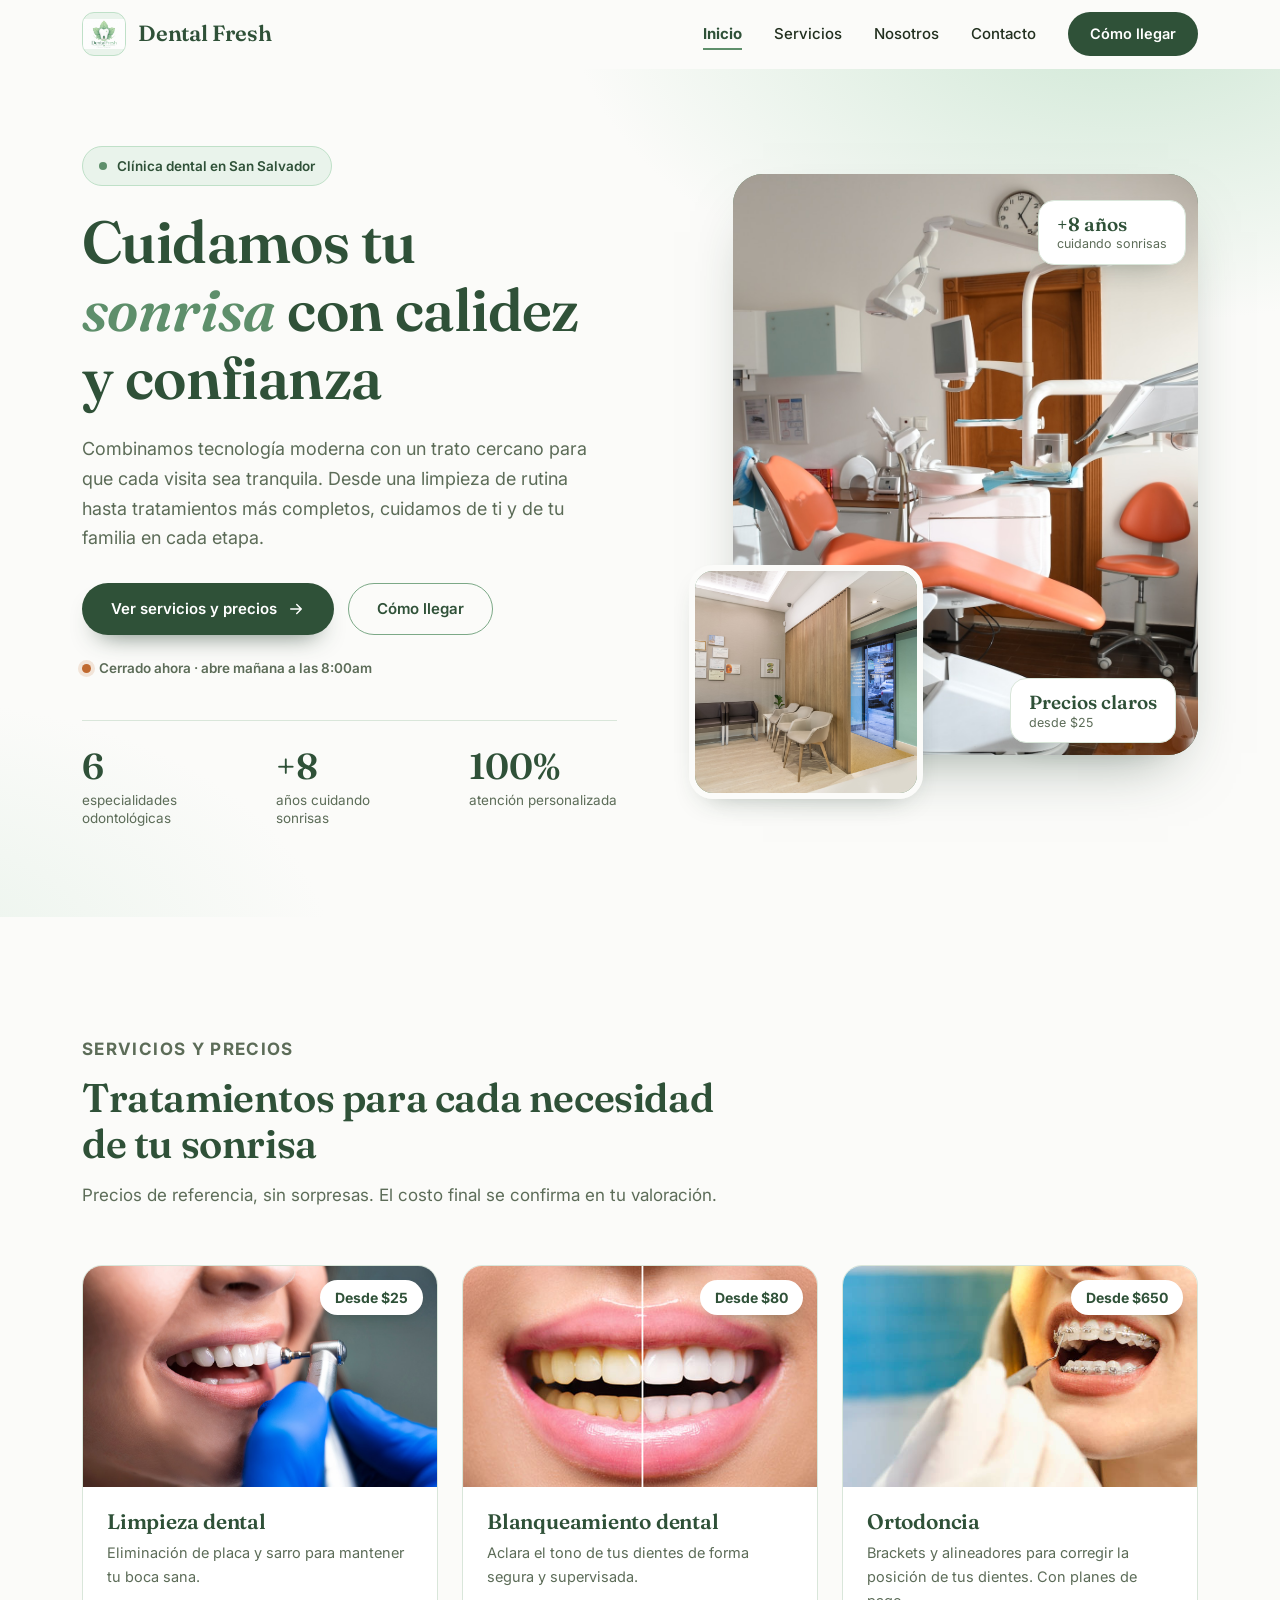
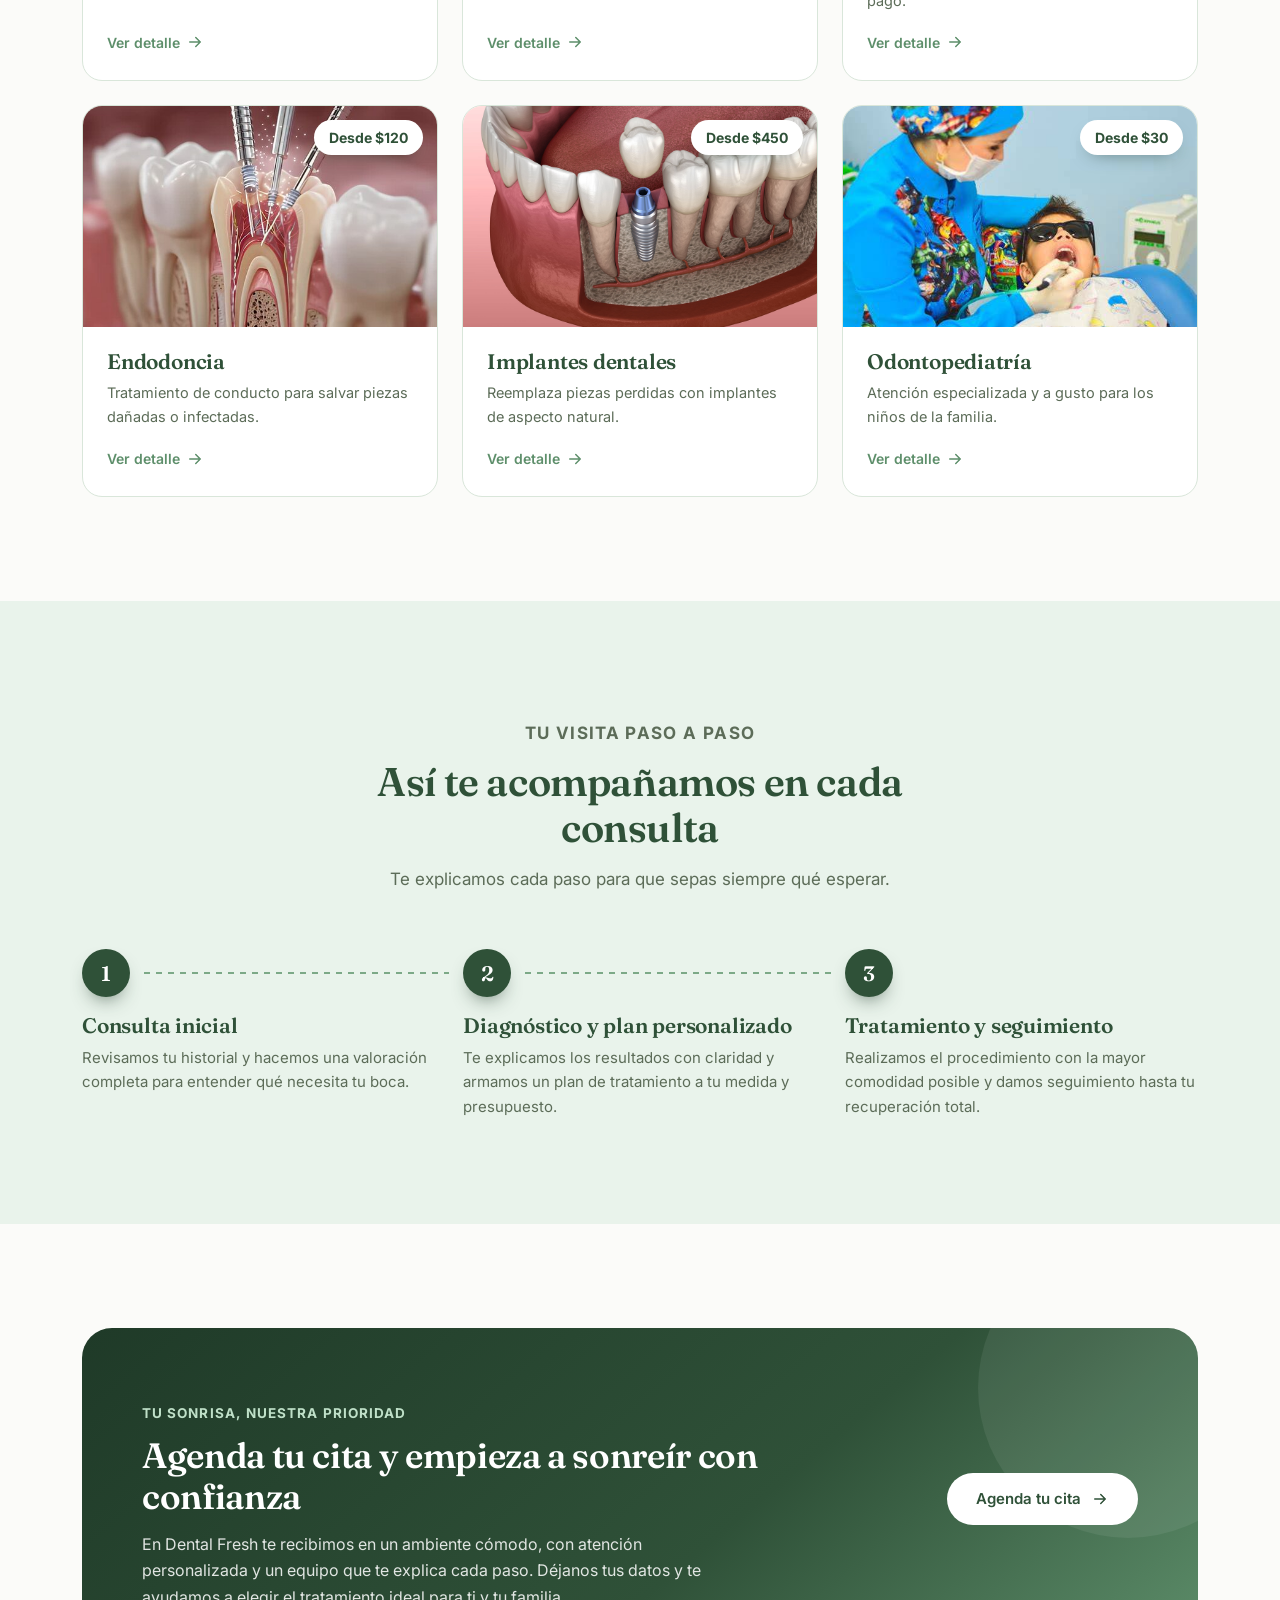
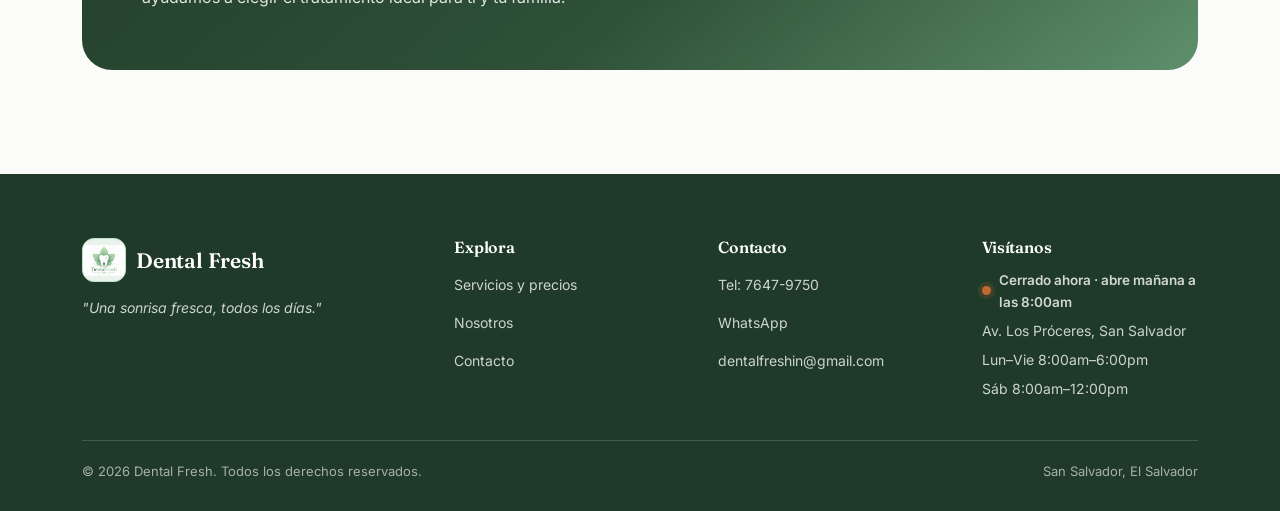
<file: index.html>
<!DOCTYPE html>
<html lang="es">
<head>
<meta charset="UTF-8">
<meta name="viewport" content="width=device-width, initial-scale=1.0, viewport-fit=cover">
<meta name="description" content="Dental Fresh, clínica dental en San Salvador. Limpieza, blanqueamiento, ortodoncia, endodoncia, implantes y odontopediatría con precios claros.">
<meta name="theme-color" content="#2F5138">
<title>Dental Fresh — Clínica dental en San Salvador</title>
<link rel="icon" href="logo.jpeg">
<link rel="preconnect" href="https://fonts.googleapis.com">
<link rel="preconnect" href="https://fonts.gstatic.com" crossorigin>
<link href="https://fonts.googleapis.com/css2?family=Fraunces:ital,opsz,wght@0,9..144,500;0,9..144,600;1,9..144,500&family=Inter:wght@400;500;600;700&display=swap" rel="stylesheet">
<link rel="stylesheet" href="style.css">
<script>document.documentElement.classList.add('js');</script>
</head>
<body>
<div class="progress" aria-hidden="true"></div>
<a class="skip" href="#contenido">Saltar al contenido</a>

<header>
  <div class="nav">
    <a href="index.html" class="brand-group" aria-label="Dental Fresh, inicio">
      <span class="logo-slot"><img src="logo.jpeg" alt="Logo de Dental Fresh"></span>
      <span class="brand">Dental Fresh</span>
    </a>
    <button class="menu-toggle" type="button" aria-label="Abrir menú" aria-expanded="false" aria-controls="menu"><span class="bars"></span></button>
    <nav id="menu" class="nav-links" aria-label="Principal">
      <a href="index.html" aria-current="page">Inicio</a>
      <a href="servicios.html">Servicios</a>
      <a href="nosotros.html">Nosotros</a>
      <a href="contacto.html">Contacto</a>
      <a href="contacto.html#ubicacion" class="nav-cta">Cómo llegar</a>
    </nav>
  </div>
</header>

<main id="contenido">
  <section class="hero">
    <div class="wrap hero-grid">
      <div class="reveal">
        <span class="pill"><span class="dot"></span>Clínica dental en San Salvador</span>
        <h1>Cuidamos tu <em>sonrisa</em> con calidez y confianza</h1>
        <p class="lead">Combinamos tecnología moderna con un trato cercano para que cada visita sea tranquila. Desde una limpieza de rutina hasta tratamientos más completos, cuidamos de ti y de tu familia en cada etapa.</p>
        <div class="btn-row">
          <a href="servicios.html" class="btn btn-primary">Ver servicios y precios <svg class="arr" viewBox="0 0 24 24" aria-hidden="true"><path d="M5 12h14M13 6l6 6-6 6"/></svg></a>
          <a href="contacto.html#ubicacion" class="btn btn-ghost">Cómo llegar</a>
        </div>
        <p class="status" data-open-status data-state=""><i></i><span class="t">Lun–Vie 8:00am–6:00pm · Sáb 8:00am–12:00pm</span></p>
        <div class="hero-stats">
          <div><strong data-count="6">6</strong><span>especialidades odontológicas</span></div>
          <div><strong data-count="8" data-prefix="+">+8</strong><span>años cuidando sonrisas</span></div>
          <div><strong data-count="100" data-suffix="%">100%</strong><span>atención personalizada</span></div>
        </div>
      </div>

      <div class="hv reveal" style="--d:.15s">
        <div class="hv-main"><img src="consultorio.jpg" alt="Consultorio de Dental Fresh" onerror="this.style.display='none'"></div>
        <div class="hv-sec"><img src="sala_espera.jpg" alt="Sala de espera de Dental Fresh" onerror="this.style.display='none'"></div>
        <div class="chip c1"><b>+8 años</b><span>cuidando sonrisas</span></div>
        <div class="chip c2"><b>Precios claros</b><span>desde $25</span></div>
      </div>
    </div>
  </section>

  <section class="section">
    <div class="wrap">
      <div class="section-head reveal">
        <p class="eyebrow">Servicios y precios</p>
        <h2>Tratamientos para cada necesidad de tu sonrisa</h2>
        <p>Precios de referencia, sin sorpresas. El costo final se confirma en tu valoración.</p>
      </div>
      <div class="svc-grid">
        <a class="svc reveal" href="servicios.html#limpieza">
          <div class="svc-media"><img src="limpieza_dental.jpg" alt="Ilustración de limpieza dental" loading="lazy"><span class="svc-price">Desde $25</span></div>
          <div class="svc-body"><h3>Limpieza dental</h3><p>Eliminación de placa y sarro para mantener tu boca sana.</p><span class="svc-link">Ver detalle <svg class="arr" viewBox="0 0 24 24" aria-hidden="true"><path d="M5 12h14M13 6l6 6-6 6"/></svg></span></div>
        </a>
        <a class="svc reveal" style="--d:.08s" href="servicios.html#blanqueamiento">
          <div class="svc-media"><img src="blanqueamiento_dental.jpg" alt="Ilustración de blanqueamiento dental" loading="lazy"><span class="svc-price">Desde $80</span></div>
          <div class="svc-body"><h3>Blanqueamiento dental</h3><p>Aclara el tono de tus dientes de forma segura y supervisada.</p><span class="svc-link">Ver detalle <svg class="arr" viewBox="0 0 24 24" aria-hidden="true"><path d="M5 12h14M13 6l6 6-6 6"/></svg></span></div>
        </a>
        <a class="svc reveal" style="--d:.16s" href="servicios.html#ortodoncia">
          <div class="svc-media"><img src="ortodoncia.jpg" alt="Ilustración de ortodoncia" loading="lazy"><span class="svc-price">Desde $650</span></div>
          <div class="svc-body"><h3>Ortodoncia</h3><p>Brackets y alineadores para corregir la posición de tus dientes. Con planes de pago.</p><span class="svc-link">Ver detalle <svg class="arr" viewBox="0 0 24 24" aria-hidden="true"><path d="M5 12h14M13 6l6 6-6 6"/></svg></span></div>
        </a>
        <a class="svc reveal" href="servicios.html#endodoncia">
          <div class="svc-media"><img src="endodoncia.jpg" alt="Ilustración de endodoncia" loading="lazy"><span class="svc-price">Desde $120</span></div>
          <div class="svc-body"><h3>Endodoncia</h3><p>Tratamiento de conducto para salvar piezas dañadas o infectadas.</p><span class="svc-link">Ver detalle <svg class="arr" viewBox="0 0 24 24" aria-hidden="true"><path d="M5 12h14M13 6l6 6-6 6"/></svg></span></div>
        </a>
        <a class="svc reveal" style="--d:.08s" href="servicios.html#implantes">
          <div class="svc-media"><img src="implantes_dentales.jpg" alt="Ilustración de implante dental" loading="lazy"><span class="svc-price">Desde $450</span></div>
          <div class="svc-body"><h3>Implantes dentales</h3><p>Reemplaza piezas perdidas con implantes de aspecto natural.</p><span class="svc-link">Ver detalle <svg class="arr" viewBox="0 0 24 24" aria-hidden="true"><path d="M5 12h14M13 6l6 6-6 6"/></svg></span></div>
        </a>
        <a class="svc reveal" style="--d:.16s" href="servicios.html#odontopediatria">
          <div class="svc-media"><img src="odontopediatria.jpg" alt="Ilustración de odontopediatría" loading="lazy"><span class="svc-price">Desde $30</span></div>
          <div class="svc-body"><h3>Odontopediatría</h3><p>Atención especializada y a gusto para los niños de la familia.</p><span class="svc-link">Ver detalle <svg class="arr" viewBox="0 0 24 24" aria-hidden="true"><path d="M5 12h14M13 6l6 6-6 6"/></svg></span></div>
        </a>
      </div>
    </div>
  </section>

  <section class="section alt">
    <div class="wrap">
      <div class="section-head center reveal">
        <p class="eyebrow">Tu visita paso a paso</p>
        <h2>Así te acompañamos en cada consulta</h2>
        <p>Te explicamos cada paso para que sepas siempre qué esperar.</p>
      </div>
      <div class="steps">
        <div class="step reveal"><h3>Consulta inicial</h3><p>Revisamos tu historial y hacemos una valoración completa para entender qué necesita tu boca.</p></div>
        <div class="step reveal" style="--d:.1s"><h3>Diagnóstico y plan personalizado</h3><p>Te explicamos los resultados con claridad y armamos un plan de tratamiento a tu medida y presupuesto.</p></div>
        <div class="step reveal" style="--d:.2s"><h3>Tratamiento y seguimiento</h3><p>Realizamos el procedimiento con la mayor comodidad posible y damos seguimiento hasta tu recuperación total.</p></div>
      </div>
    </div>
  </section>

  <section class="section">
    <div class="wrap">
      <div class="band reveal">
        <div>
          <p class="eyebrow">Tu sonrisa, nuestra prioridad</p>
          <h2>Agenda tu cita y empieza a sonreír con confianza</h2>
          <p>En Dental Fresh te recibimos en un ambiente cómodo, con atención personalizada y un equipo que te explica cada paso. Déjanos tus datos y te ayudamos a elegir el tratamiento ideal para ti y tu familia.</p>
        </div>
        <a class="btn btn-light" href="contacto.html#agendar">Agenda tu cita <svg class="arr" viewBox="0 0 24 24" aria-hidden="true"><path d="M5 12h14M13 6l6 6-6 6"/></svg></a>
      </div>
    </div>
  </section>
</main>

<footer>
  <div class="wrap">
    <div class="footer-grid">
      <div>
        <div class="footer-brand"><span class="logo-slot"><img src="logo.jpeg" alt=""></span><span class="brand" style="font-size:21px;">Dental Fresh</span></div>
        <p class="footer-lema">"Una sonrisa fresca, todos los días."</p>
      </div>
      <div>
        <h4>Explora</h4>
        <ul>
          <li><a href="servicios.html">Servicios y precios</a></li>
          <li><a href="nosotros.html">Nosotros</a></li>
          <li><a href="contacto.html">Contacto</a></li>
        </ul>
      </div>
      <div>
        <h4>Contacto</h4>
        <ul>
          <li><a href="tel:+50376479750">Tel: 7647-9750</a></li>
          <li><a href="https://wa.me/50376479750" target="_blank" rel="noopener">WhatsApp</a></li>
          <li><a href="mailto:dentalfreshin@gmail.com">dentalfreshin@gmail.com</a></li>
        </ul>
      </div>
      <div>
        <h4>Visítanos</h4>
        <p class="status" data-open-status data-state=""><i></i><span class="t">Consulta nuestro horario</span></p>
        <p class="dato">Av. Los Próceres, San Salvador</p>
        <p class="dato">Lun–Vie 8:00am–6:00pm</p>
        <p class="dato">Sáb 8:00am–12:00pm</p>
      </div>
    </div>
    <div class="footer-bottom">
      <span>© <span class="anio">2026</span> Dental Fresh. Todos los derechos reservados.</span>
      <span>San Salvador, El Salvador</span>
    </div>
  </div>
</footer>

<button class="to-top" type="button" aria-label="Volver arriba"><svg class="ico" viewBox="0 0 24 24" aria-hidden="true"><path d="M12 19V5M5 12l7-7 7 7"/></svg></button>
<div class="toast" role="status" aria-live="polite"></div>
<script src="script.js"></script>
</body>
</html>
</file>
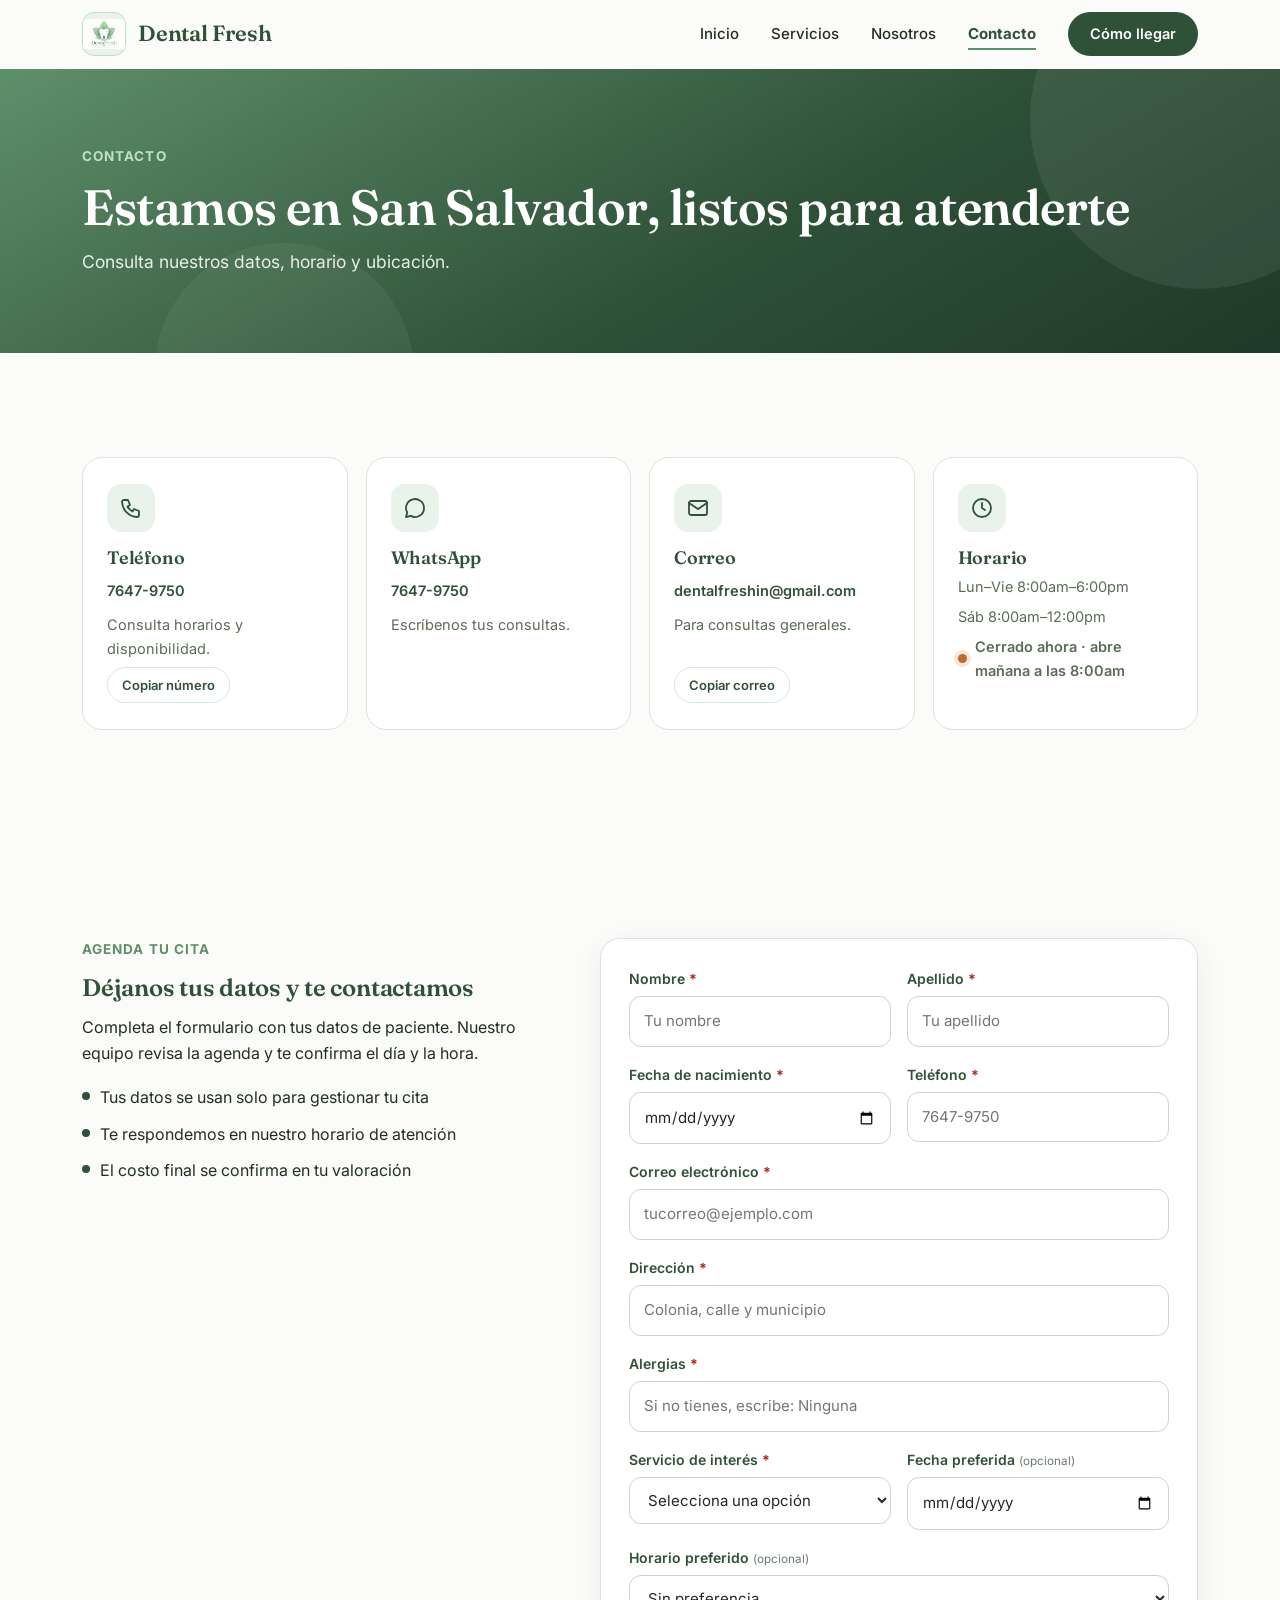
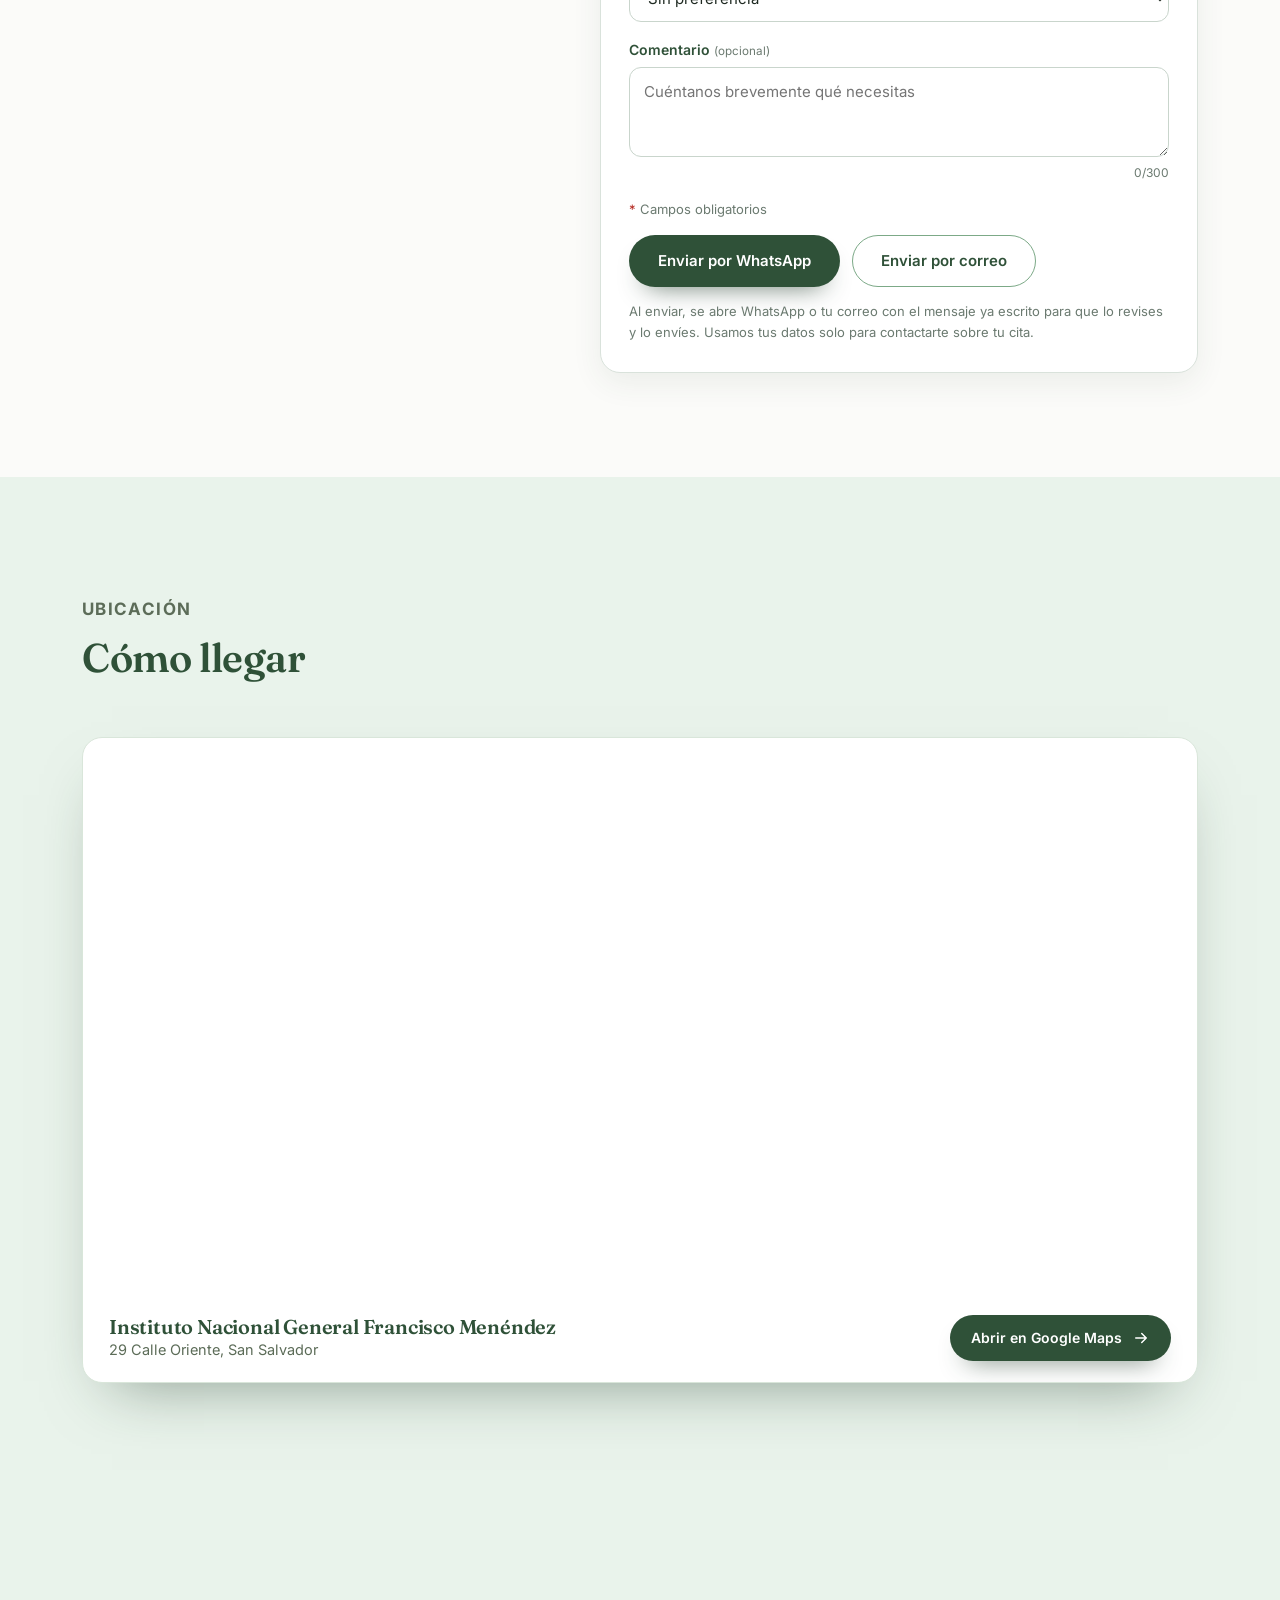
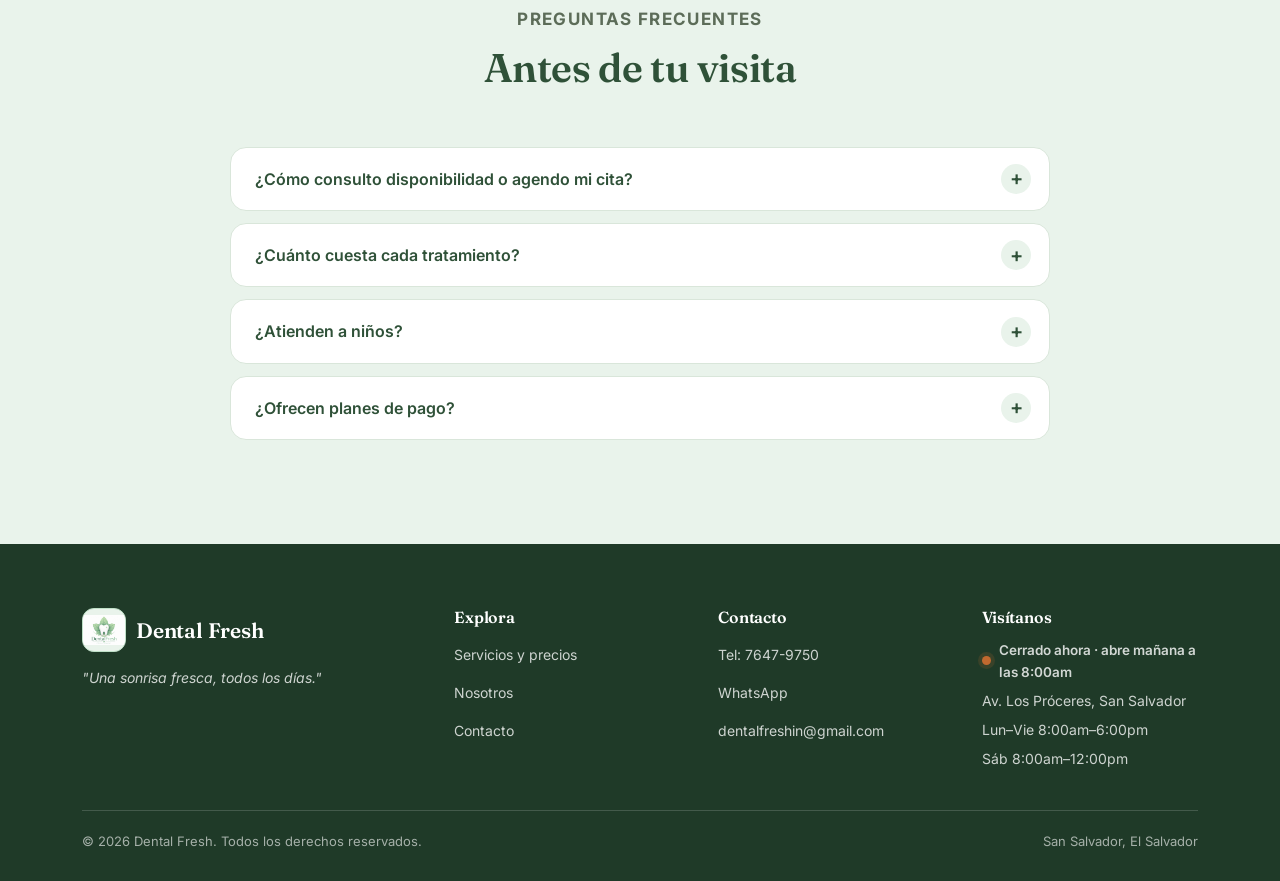
<file: contacto.html>
<!DOCTYPE html>
<html lang="es">
<head>
<meta charset="UTF-8">
<meta name="viewport" content="width=device-width, initial-scale=1.0, viewport-fit=cover">
<meta name="description" content="Contacto de Dental Fresh en San Salvador: teléfono, WhatsApp, correo, dirección, horario, mapa y preguntas frecuentes.">
<meta name="theme-color" content="#2F5138">
<title>Contacto — Dental Fresh</title>
<link rel="icon" href="logo.jpeg">
<link rel="preconnect" href="https://fonts.googleapis.com">
<link rel="preconnect" href="https://fonts.gstatic.com" crossorigin>
<link href="https://fonts.googleapis.com/css2?family=Fraunces:ital,opsz,wght@0,9..144,500;0,9..144,600;1,9..144,500&family=Inter:wght@400;500;600;700&display=swap" rel="stylesheet">
<link rel="stylesheet" href="style.css">
<script>document.documentElement.classList.add('js');</script>
<style>
#agendar{scroll-margin-top:90px}
.cita-grid{display:grid;grid-template-columns:1fr 1.25fr;gap:40px;align-items:start}
.cita-info h2{margin:0 0 12px}
.cita-info p{margin:0 0 14px}
.cita-info ul{list-style:none;padding:0;margin:18px 0 0;display:grid;gap:10px}
.cita-info li{display:flex;gap:10px;align-items:flex-start}
.cita-info li::before{content:"";flex:0 0 8px;height:8px;margin-top:8px;border-radius:50%;background:#2F5138}
.cita-form{background:#fff;border:1px solid #d9e2db;border-radius:20px;padding:28px;box-shadow:0 10px 30px rgba(47,81,56,.08)}
.cita-row{display:grid;grid-template-columns:1fr 1fr;gap:16px}
.cita-field{display:flex;flex-direction:column;gap:6px;margin-bottom:16px}
.cita-field label{font-size:14px;font-weight:600;color:#2F5138}
.cita-field label small{font-weight:400;color:#6b7a70}
.cita-field input,.cita-field select,.cita-field textarea{font:inherit;font-size:15px;padding:12px 14px;border:1px solid #c9d5cc;border-radius:12px;background:#fff;color:#1f2a22;width:100%;box-sizing:border-box}
.cita-field textarea{min-height:90px;resize:vertical}
.cita-field input:focus,.cita-field select:focus,.cita-field textarea:focus{outline:3px solid rgba(47,81,56,.25);border-color:#2F5138}
.cita-actions{display:flex;flex-wrap:wrap;gap:12px;margin-top:6px}
.cita-note{font-size:13px;color:#6b7a70;margin:14px 0 0}
.cita-msg{display:none;margin-top:14px;padding:12px 14px;border-radius:12px;background:#eaf3ec;color:#2F5138;font-size:14px}
.cita-msg.show{display:block}
.cita-err{display:none;font-size:13px;color:#b3261e;margin:0}
.cita-field.invalid .cita-err{display:block}
.cita-field.invalid input,.cita-field.invalid select,.cita-field.invalid textarea{border-color:#b3261e}
.cita-field .req{color:#b3261e;font-weight:700}
.cita-hp{position:absolute;left:-9999px;width:1px;height:1px;overflow:hidden}
.cita-msg.error{background:#fdecea;color:#b3261e}
.cita-msg a{color:inherit;font-weight:600}
.cita-count{font-size:12px;color:#6b7a70;text-align:right}
@media(max-width:860px){.cita-grid{grid-template-columns:1fr;gap:24px}.cita-row{grid-template-columns:1fr;gap:0}.cita-form{padding:20px}}
</style>
</head>
<body>
<div class="progress" aria-hidden="true"></div>
<a class="skip" href="#contenido">Saltar al contenido</a>

<header>
  <div class="nav">
    <a href="index.html" class="brand-group" aria-label="Dental Fresh, inicio">
      <span class="logo-slot"><img src="logo.jpeg" alt="Logo de Dental Fresh"></span>
      <span class="brand">Dental Fresh</span>
    </a>
    <button class="menu-toggle" type="button" aria-label="Abrir menú" aria-expanded="false" aria-controls="menu"><span class="bars"></span></button>
    <nav id="menu" class="nav-links" aria-label="Principal">
      <a href="index.html">Inicio</a>
      <a href="servicios.html">Servicios</a>
      <a href="nosotros.html">Nosotros</a>
      <a href="contacto.html" aria-current="page">Contacto</a>
      <a href="#ubicacion" class="nav-cta">Cómo llegar</a>
    </nav>
  </div>
</header>

<div class="page-banner">
  <div class="wrap">
    <p class="eyebrow">Contacto</p>
    <h1>Estamos en San Salvador, listos para atenderte</h1>
    <p class="tag">Consulta nuestros datos, horario y ubicación.</p>
  </div>
</div>

<main id="contenido">
  <section class="section">
    <div class="wrap">
      <div class="contact-cards">
        <div class="contact-card reveal">
          <div class="icon-box"><svg class="ico" viewBox="0 0 24 24" aria-hidden="true"><path d="M5 4h4l2 5-2.5 1.5a11 11 0 005 5L15 13l5 2v4a2 2 0 01-2 2A16 16 0 013 6a2 2 0 012-2z"/></svg></div>
          <h3>Teléfono</h3>
          <a class="dato" href="tel:+50376479750">7647-9750</a>
          <p>Consulta horarios y disponibilidad.</p>
          <button class="copy" type="button" data-copy="7647-9750">Copiar número</button>
        </div>
        <div class="contact-card reveal" style="--d:.08s">
          <div class="icon-box"><svg class="ico" viewBox="0 0 24 24" aria-hidden="true"><path d="M21 12a9 9 0 01-13.3 7.9L3 21l1.2-4.5A9 9 0 1121 12z"/></svg></div>
          <h3>WhatsApp</h3>
          <a class="dato" href="https://wa.me/50376479750" target="_blank" rel="noopener">7647-9750</a>
          <p>Escríbenos tus consultas.</p>
        </div>
        <div class="contact-card reveal" style="--d:.16s">
          <div class="icon-box"><svg class="ico" viewBox="0 0 24 24" aria-hidden="true"><rect x="3" y="5" width="18" height="14" rx="2"/><path d="M3 7l9 6 9-6"/></svg></div>
          <h3>Correo</h3>
          <a class="dato" href="mailto:dentalfreshin@gmail.com">dentalfreshin@gmail.com</a>
          <p>Para consultas generales.</p>
          <button class="copy" type="button" data-copy="dentalfreshin@gmail.com">Copiar correo</button>
        </div>
        <div class="contact-card reveal" style="--d:.24s">
          <div class="icon-box"><svg class="ico" viewBox="0 0 24 24" aria-hidden="true"><circle cx="12" cy="12" r="9"/><path d="M12 7v5l3 2"/></svg></div>
          <h3>Horario</h3>
          <p>Lun–Vie 8:00am–6:00pm</p>
          <p>Sáb 8:00am–12:00pm</p>
          <p class="status" data-open-status data-state=""><i></i><span class="t">Consulta nuestro horario</span></p>
        </div>
      </div>
    </div>
  </section>

<section class="section" id="agendar">
    <div class="wrap">
      <div class="cita-grid">
        <div class="cita-info reveal">
          <p class="eyebrow">Agenda tu cita</p>
          <h2>Déjanos tus datos y te contactamos</h2>
          <p>Completa el formulario con tus datos de paciente. Nuestro equipo revisa la agenda y te confirma el día y la hora.</p>
          <ul>
            <li>Tus datos se usan solo para gestionar tu cita</li>
            <li>Te respondemos en nuestro horario de atención</li>
            <li>El costo final se confirma en tu valoración</li>
          </ul>
        </div>
        <form class="cita-form reveal" id="form-cita" novalidate>
          <div class="cita-row">
            <div class="cita-field">
              <label for="c-nombre">Nombre <span class="req" aria-hidden="true">*</span></label>
              <input id="c-nombre" name="nombre" type="text" autocomplete="given-name" required minlength="2" maxlength="40" placeholder="Tu nombre" aria-describedby="err-nombre">
              <p class="cita-err" id="err-nombre" role="alert"></p>
            </div>
            <div class="cita-field">
              <label for="c-apellido">Apellido <span class="req" aria-hidden="true">*</span></label>
              <input id="c-apellido" name="apellido" type="text" autocomplete="family-name" required minlength="2" maxlength="40" placeholder="Tu apellido" aria-describedby="err-apellido">
              <p class="cita-err" id="err-apellido" role="alert"></p>
            </div>
          </div>
          <div class="cita-row">
            <div class="cita-field">
              <label for="c-nac">Fecha de nacimiento <span class="req" aria-hidden="true">*</span></label>
              <input id="c-nac" name="nacimiento" type="date" autocomplete="bday" required aria-describedby="err-nacimiento">
              <p class="cita-err" id="err-nacimiento" role="alert"></p>
            </div>
            <div class="cita-field">
              <label for="c-tel">Teléfono <span class="req" aria-hidden="true">*</span></label>
              <input id="c-tel" name="telefono" type="tel" autocomplete="tel" required inputmode="tel" maxlength="20" placeholder="7647-9750" aria-describedby="err-telefono">
              <p class="cita-err" id="err-telefono" role="alert"></p>
            </div>
          </div>
          <div class="cita-field">
              <label for="c-correo">Correo electrónico <span class="req" aria-hidden="true">*</span></label>
              <input id="c-correo" name="correo" type="email" autocomplete="email" required maxlength="100" placeholder="tucorreo@ejemplo.com" aria-describedby="err-correo">
              <p class="cita-err" id="err-correo" role="alert"></p>
            </div>
          <div class="cita-field">
              <label for="c-dir">Dirección <span class="req" aria-hidden="true">*</span></label>
              <input id="c-dir" name="direccion" type="text" autocomplete="street-address" required minlength="5" maxlength="150" placeholder="Colonia, calle y municipio" aria-describedby="err-direccion">
              <p class="cita-err" id="err-direccion" role="alert"></p>
            </div>
          <div class="cita-field">
              <label for="c-alergias">Alergias <span class="req" aria-hidden="true">*</span></label>
              <input id="c-alergias" name="alergias" type="text" required maxlength="200" placeholder="Si no tienes, escribe: Ninguna" aria-describedby="err-alergias">
              <p class="cita-err" id="err-alergias" role="alert"></p>
            </div>
          <div class="cita-row">
            <div class="cita-field">
              <label for="c-servicio">Servicio de interés <span class="req" aria-hidden="true">*</span></label>
              <select id="c-servicio" name="servicio" required aria-describedby="err-servicio">
                <option value="">Selecciona una opción</option>
                <option>Limpieza dental</option>
                <option>Blanqueamiento dental</option>
                <option>Ortodoncia</option>
                <option>Endodoncia</option>
                <option>Implantes dentales</option>
                <option>Odontopediatría</option>
                <option>Consulta / valoración</option>
              </select>
              <p class="cita-err" id="err-servicio" role="alert"></p>
            </div>
            <div class="cita-field">
              <label for="c-fecha">Fecha preferida <small>(opcional)</small></label>
              <input id="c-fecha" name="fecha" type="date"  aria-describedby="err-fecha">
              <p class="cita-err" id="err-fecha" role="alert"></p>
            </div>
          </div>
          <div class="cita-field">
              <label for="c-horario">Horario preferido <small>(opcional)</small></label>
              <select id="c-horario" name="horario" aria-describedby="err-horario">
                <option value="">Sin preferencia</option>
                <option>Mañana (8:00am–12:00pm)</option>
                <option>Tarde (12:00pm–6:00pm)</option>
                <option>Sábado en la mañana</option>
              </select>
              <p class="cita-err" id="err-horario" role="alert"></p>
            </div>
          <div class="cita-field">
            <label for="c-msg">Comentario <small>(opcional)</small></label>
            <textarea id="c-msg" name="mensaje" maxlength="300" placeholder="Cuéntanos brevemente qué necesitas" aria-describedby="err-mensaje"></textarea>
            <span class="cita-count" id="count-msg" aria-hidden="true">0/300</span>
            <p class="cita-err" id="err-mensaje" role="alert"></p>
          </div>
          <div class="cita-hp" aria-hidden="true"><label>No llenar este campo<input type="text" name="web" tabindex="-1" autocomplete="off"></label></div>
          <p class="cita-note" style="margin:0 0 14px"><span class="req" style="color:#b3261e">*</span> Campos obligatorios</p>
          <div class="cita-actions">
            <button class="btn btn-primary" type="submit" id="cita-wa">Enviar por WhatsApp</button>
            <button class="btn btn-ghost" type="button" id="cita-mail">Enviar por correo</button>
          </div>
          <p class="cita-msg" id="cita-msg" role="status" aria-live="polite"></p>
          <p class="cita-note">Al enviar, se abre WhatsApp o tu correo con el mensaje ya escrito para que lo revises y lo envíes. Usamos tus datos solo para contactarte sobre tu cita.</p>
        </form>
      </div>
    </div>
  </section>

<section class="section alt" id="ubicacion">
  <div class="wrap">
    <div class="section-head reveal">
      <p class="eyebrow">Ubicación</p>
      <h2>Cómo llegar</h2>
    </div>
    <div class="map-box reveal">
      <iframe title="Mapa del Instituto Nacional General Francisco Menéndez, 29 Calle Oriente, San Salvador" loading="lazy" referrerpolicy="no-referrer-when-downgrade" src="https://www.google.com/maps?q=13.712252,-89.180689&amp;z=17&amp;output=embed"></iframe>
      <div class="map-info">
        <div><h3>Instituto Nacional General Francisco Menéndez</h3><p>29 Calle Oriente, San Salvador</p></div>
        <a class="btn btn-primary btn-sm" href="https://www.google.com/maps/search/?api=1&amp;query=13.712252,-89.180689" target="_blank" rel="noopener">Abrir en Google Maps <svg class="arr" viewBox="0 0 24 24" aria-hidden="true"><path d="M5 12h14M13 6l6 6-6 6"/></svg></a>
      </div>
    </div>
  </div>
</section>

    <section class="section alt">
    <div class="wrap">
      <div class="section-head center reveal">
        <p class="eyebrow">Preguntas frecuentes</p>
        <h2>Antes de tu visita</h2>
      </div>
      <div class="faq reveal">
        <details><summary>¿Cómo consulto disponibilidad o agendo mi cita?</summary><p>Completa el <a href="#agendar">formulario de cita</a>, o llámanos o escríbenos por WhatsApp en nuestro horario de atención. El equipo revisa la agenda y te confirma el horario.</p></details>
        <details><summary>¿Cuánto cuesta cada tratamiento?</summary><p>En la página de <a href="servicios.html">Servicios</a> están los precios de referencia. El costo final se confirma después de tu valoración.</p></details>
        <details><summary>¿Atienden a niños?</summary><p>Sí, contamos con odontopediatría, con atención especializada y a gusto para los más pequeños.</p></details>
        <details><summary>¿Ofrecen planes de pago?</summary><p>Sí, la ortodoncia cuenta con planes de pago. Consulta las condiciones por teléfono o WhatsApp.</p></details>
      </div>
    </div>
  </section>
</main>

<footer>
  <div class="wrap">
    <div class="footer-grid">
      <div>
        <div class="footer-brand"><span class="logo-slot"><img src="logo.jpeg" alt=""></span><span class="brand" style="font-size:21px;">Dental Fresh</span></div>
        <p class="footer-lema">"Una sonrisa fresca, todos los días."</p>
      </div>
      <div>
        <h4>Explora</h4>
        <ul>
          <li><a href="servicios.html">Servicios y precios</a></li>
          <li><a href="nosotros.html">Nosotros</a></li>
          <li><a href="contacto.html">Contacto</a></li>
        </ul>
      </div>
      <div>
        <h4>Contacto</h4>
        <ul>
          <li><a href="tel:+50376479750">Tel: 7647-9750</a></li>
          <li><a href="https://wa.me/50376479750" target="_blank" rel="noopener">WhatsApp</a></li>
          <li><a href="mailto:dentalfreshin@gmail.com">dentalfreshin@gmail.com</a></li>
        </ul>
      </div>
      <div>
        <h4>Visítanos</h4>
        <p class="status" data-open-status data-state=""><i></i><span class="t">Consulta nuestro horario</span></p>
        <p class="dato">Av. Los Próceres, San Salvador</p>
        <p class="dato">Lun–Vie 8:00am–6:00pm</p>
        <p class="dato">Sáb 8:00am–12:00pm</p>
      </div>
    </div>
    <div class="footer-bottom">
      <span>© <span class="anio">2026</span> Dental Fresh. Todos los derechos reservados.</span>
      <span>San Salvador, El Salvador</span>
    </div>
  </div>
</footer>

<button class="to-top" type="button" aria-label="Volver arriba"><svg class="ico" viewBox="0 0 24 24" aria-hidden="true"><path d="M12 19V5M5 12l7-7 7 7"/></svg></button>
<div class="toast" role="status" aria-live="polite"></div>
<script src="script.js"></script>
<script>
(function(){
  var f=document.getElementById('form-cita'); if(!f) return;
  var WA='50376479750', MAIL='dentalfreshin@gmail.com';
  var CAMPOS=['nombre','apellido','nacimiento','telefono','correo','direccion','alergias','servicio','fecha','horario','mensaje'];
  var msg=document.getElementById('cita-msg');
  var fecha=f.elements.fecha, nac=f.elements.nacimiento, area=f.elements.mensaje, cnt=document.getElementById('count-msg');
  var hoy=new Date(); hoy.setMinutes(hoy.getMinutes()-hoy.getTimezoneOffset());
  var hoyISO=hoy.toISOString().slice(0,10);
  fecha.min=hoyISO;
  var max=new Date(hoy); max.setMonth(max.getMonth()+6); fecha.max=max.toISOString().slice(0,10);
  nac.max=hoyISO; nac.min='1900-01-01';

  var DIAS=['domingo','lunes','martes','miércoles','jueves','viernes','sábado'];
  var MESES=['enero','febrero','marzo','abril','mayo','junio','julio','agosto','septiembre','octubre','noviembre','diciembre'];
  var LETRAS=/^[A-Za-zÁÉÍÓÚÜÑáéíóúüñ][A-Za-zÁÉÍÓÚÜÑáéíóúüñ '.\-]*$/;
  var v=function(n){return (f.elements[n].value||'').replace(/[ \t]+/g,' ').trim();};

  /* ---------- Validación ---------- */
  function validarNombre(n,etq){
    var t=v(n);
    if(!t) return 'Escribe '+etq+'.';
    if(t.length<2) return 'Debe tener al menos 2 letras.';
    if(t.length>40) return 'No puede pasar de 40 caracteres.';
    if(!LETRAS.test(t)) return 'Solo puede llevar letras y espacios.';
    return '';
  }
  function validar(){
    var e={}, x;
    if((x=validarNombre('nombre','tu nombre'))) e.nombre=x;
    if((x=validarNombre('apellido','tu apellido'))) e.apellido=x;

    var nv=v('nacimiento');
    if(!nv) e.nacimiento='Escribe tu fecha de nacimiento.';
    else if(nv>hoyISO) e.nacimiento='La fecha de nacimiento no puede ser futura.';
    else if(nv<'1900-01-01') e.nacimiento='Revisa la fecha de nacimiento.';

    var crudo=v('telefono'), d=crudo.replace(/\D/g,''), intl=/^\+/.test(crudo);
    if(!crudo) e.telefono='Escribe tu número de teléfono.';
    else if(/[^\d\s\-+()]/.test(crudo)||crudo.lastIndexOf('+')>0) e.telefono='El teléfono solo puede llevar números (y un + al inicio).';
    else if(d.length<8||d.length>15) e.telefono='El teléfono debe tener entre 8 y 15 dígitos.';
    else if(!intl&&d.length!==8&&!(d.length===11&&d.indexOf('503')===0)) e.telefono='Si es de otro país, escríbelo con + y el código, por ejemplo +52 55 1234 5678.';
    else if(/^(\d)\1+$/.test(d)) e.telefono='Revisa el número, parece incorrecto.';

    var c=v('correo');
    if(!c) e.correo='Escribe tu correo electrónico.';
    else if(!/^[A-Za-z0-9._%+\-]+@[A-Za-z0-9\-]+(\.[A-Za-z0-9\-]+)*\.[A-Za-z]{2,}$/.test(c)) e.correo='Escribe un correo válido, por ejemplo nombre@correo.com.';

    var dir=v('direccion');
    if(!dir) e.direccion='Escribe tu dirección.';
    else if(dir.length<5) e.direccion='La dirección debe tener al menos 5 caracteres.';
    else if(dir.length>150) e.direccion='La dirección no puede pasar de 150 caracteres.';

    var al=v('alergias');
    if(!al) e.alergias='Escribe tus alergias. Si no tienes, escribe "Ninguna".';
    else if(al.length<2) e.alergias='Escribe al menos 2 caracteres, o "Ninguna".';
    else if(al.length>200) e.alergias='Las alergias no pueden pasar de 200 caracteres.';

    if(!v('servicio')) e.servicio='Selecciona un servicio.';

    var fx=v('fecha'), dia=null;
    if(fx){
      var p=fx.split('-'), dt=new Date(+p[0],+p[1]-1,+p[2]); dia=dt.getDay();
      if(fx<fecha.min) e.fecha='La fecha no puede ser anterior a hoy.';
      else if(fx>fecha.max) e.fecha='Elige una fecha dentro de los próximos 6 meses.';
      else if(dia===0) e.fecha='Los domingos no atendemos. Elige de lunes a sábado.';
    }
    var h=v('horario');
    if(h&&fx&&!e.fecha){
      if(dia===6&&h.indexOf('Tarde')===0) e.horario='Los sábados atendemos solo de 8:00am a 12:00pm.';
      else if(dia>=1&&dia<=5&&h==='Sábado en la mañana') e.horario='Ese horario es solo para sábados. Cambia la fecha o el horario.';
    }
    if(v('mensaje').length>300) e.mensaje='El comentario no puede pasar de 300 caracteres.';
    return e;
  }
  function limpiarError(n){ var el=f.elements[n], box=el.closest('.cita-field'), p=document.getElementById('err-'+n); box.classList.remove('invalid'); el.removeAttribute('aria-invalid'); if(p) p.textContent=''; }
  function pintar(e){
    var primero=null;
    CAMPOS.forEach(function(n){
      var el=f.elements[n], box=el.closest('.cita-field'), p=document.getElementById('err-'+n);
      if(e[n]){ if(p) p.textContent=e[n]; box.classList.add('invalid'); el.setAttribute('aria-invalid','true'); if(!primero) primero=el; }
      else limpiarError(n);
    });
    if(primero) primero.focus();
  }
  /* quita el error de un campo en cuanto se corrige */
  CAMPOS.forEach(function(n){
    var el=f.elements[n], ev=(el.tagName==='SELECT'||el.type==='date')?'change':'input';
    el.addEventListener(ev,function(){
      if(el.closest('.cita-field').classList.contains('invalid')&&!validar()[n]) limpiarError(n);
    });
  });
  /* el teléfono se ordena al salir del campo: 7647-9750 */
  f.elements.telefono.addEventListener('blur',function(){
    if(/^\s*\+(?!503)/.test(this.value)) return;   /* otro país: se deja como se escribió */
    var d=this.value.replace(/\D/g,''); if(d.length===11&&d.indexOf('503')===0) d=d.slice(3);
    if(d.length===8) this.value=d.slice(0,4)+'-'+d.slice(4);
  });
  area.addEventListener('input',function(){cnt.textContent=area.value.length+'/300';});

  /* ---------- Mensaje de WhatsApp ordenado ---------- */
  function iso(i){var p=i.split('-');return new Date(+p[0],+p[1]-1,+p[2]);}
  function fechaCorta(i){var d=iso(i);return d.getDate()+' de '+MESES[d.getMonth()]+' de '+d.getFullYear();}
  function fechaLarga(i){var d=iso(i),s=DIAS[d.getDay()];return s.charAt(0).toUpperCase()+s.slice(1)+' '+fechaCorta(i);}
  function edad(i){var n=iso(i),a=hoy.getUTCFullYear()-n.getFullYear(),m=hoy.getUTCMonth()-n.getMonth();if(m<0||(m===0&&hoy.getUTCDate()<n.getDate()))a--;return a;}
  function mayus(t){return t.replace(/(^|\s)(\S)/g,function(_,a,b){return a+b.toUpperCase();});}
  function nombreCompleto(){var n=v('nombre')+' '+v('apellido');return (n===n.toLowerCase()||n===n.toUpperCase())?mayus(n.toLowerCase()):n;}
  function texto(folio){
    var l='━━━━━━━━━━━━━━━', a=[
      'Hola, quiero agendar una cita en Dental Fresh.','',
      '🦷 *SOLICITUD DE CITA*','*Folio:* #'+String(folio).padStart(4,'0'),l,
      '👤 *DATOS DEL PACIENTE*',
      '*Nombre:* '+nombreCompleto(),
      '*Fecha de nacimiento:* '+fechaCorta(v('nacimiento'))+' ('+edad(v('nacimiento'))+' años)',
      '*Teléfono:* '+v('telefono'),
      '*Correo:* '+v('correo').toLowerCase(),
      '*Dirección:* '+v('direccion'),
      '*Alergias:* '+v('alergias'),l,
      '📅 *DATOS DE LA CITA*',
      '*Servicio:* '+v('servicio')];
    if(v('fecha')) a.push('*Fecha preferida:* '+fechaLarga(v('fecha')));
    if(v('horario')) a.push('*Horario:* '+v('horario'));
    if(v('mensaje')) a.push('*Comentario:* '+v('mensaje'));
    a.push(l,'_Dental Fresh · Una sonrisa fresca, todos los días._');
    return a.join('\n');
  }

  function aviso(html,error){ msg.innerHTML=html; msg.classList.toggle('error',!!error); msg.classList.add('show'); }
  function abrirWA(url){
    var w=window.open(url,'_blank','noopener');
    if(!w) aviso('Tu navegador bloqueó la ventana. <a href="'+url+'" target="_blank" rel="noopener">Toca aquí para abrir WhatsApp</a>.');
  }

  /* ---------- Base de datos de la página (localStorage del navegador) ---------- */
  var KEY='dentalfresh_citas';
  function leerCitas(){ try{ return JSON.parse(localStorage.getItem(KEY))||[]; }catch(e){ return []; } }
  function guardarCita(){
    var lista=leerCitas(), ahora=Date.now(), tel=v('telefono'), srv=v('servicio');
    var dup=lista.filter(function(c){return c.telefono===tel&&c.servicio===srv&&c.estado==='pendiente'&&ahora-c.ts<600000;})[0];
    if(dup) return {id:dup.id,guardada:true};
    var id=lista.reduce(function(m,c){return Math.max(m,c.id);},0)+1;
    lista.push({id:id,nombre:v('nombre'),apellido:v('apellido'),nacimiento:v('nacimiento'),telefono:tel,
      correo:v('correo').toLowerCase(),direccion:v('direccion'),alergias:v('alergias'),servicio:srv,
      fecha:v('fecha')||null,horario:v('horario')||null,mensaje:v('mensaje')||null,
      estado:'pendiente',creado:new Date().toLocaleString('es-SV'),ts:ahora});
    try{ localStorage.setItem(KEY,JSON.stringify(lista)); return {id:id,guardada:true}; }
    catch(e){ return {id:id,guardada:false}; }
  }

  /* ---------- Envío: valida → guarda → abre WhatsApp/correo ---------- */
  function enviar(canal){
    if(f.elements.web&&f.elements.web.value) return;          /* antispam */
    var e=validar(); pintar(e); if(Object.keys(e).length){ aviso('Revisa los campos marcados en rojo.',true); return; }
    var r=guardarCita(), t=texto(r.id), folio='#'+String(r.id).padStart(4,'0');
    var nota=(r.guardada?'Solicitud guardada. ':'')+'Tu folio es '+folio+'.';
    if(canal==='wa'){
      abrirWA('https://wa.me/'+WA+'?text='+encodeURIComponent(t));
      if(!msg.querySelector('a')) aviso(nota+' Se abrió WhatsApp con tu mensaje. Solo falta que lo envíes.');
    }else{
      aviso(nota+' Se abrió tu correo con el mensaje. Solo falta que lo envíes.');
      window.location.href='mailto:'+MAIL+'?subject='+encodeURIComponent('Solicitud de cita '+folio)+'&body='+encodeURIComponent(t);
    }
    f.reset(); cnt.textContent='0/300';
  }
  f.addEventListener('submit',function(ev){ev.preventDefault(); enviar('wa');});
  document.getElementById('cita-mail').addEventListener('click',function(){enviar('mail');});
})();
</script>
</body>
</html>
</file>
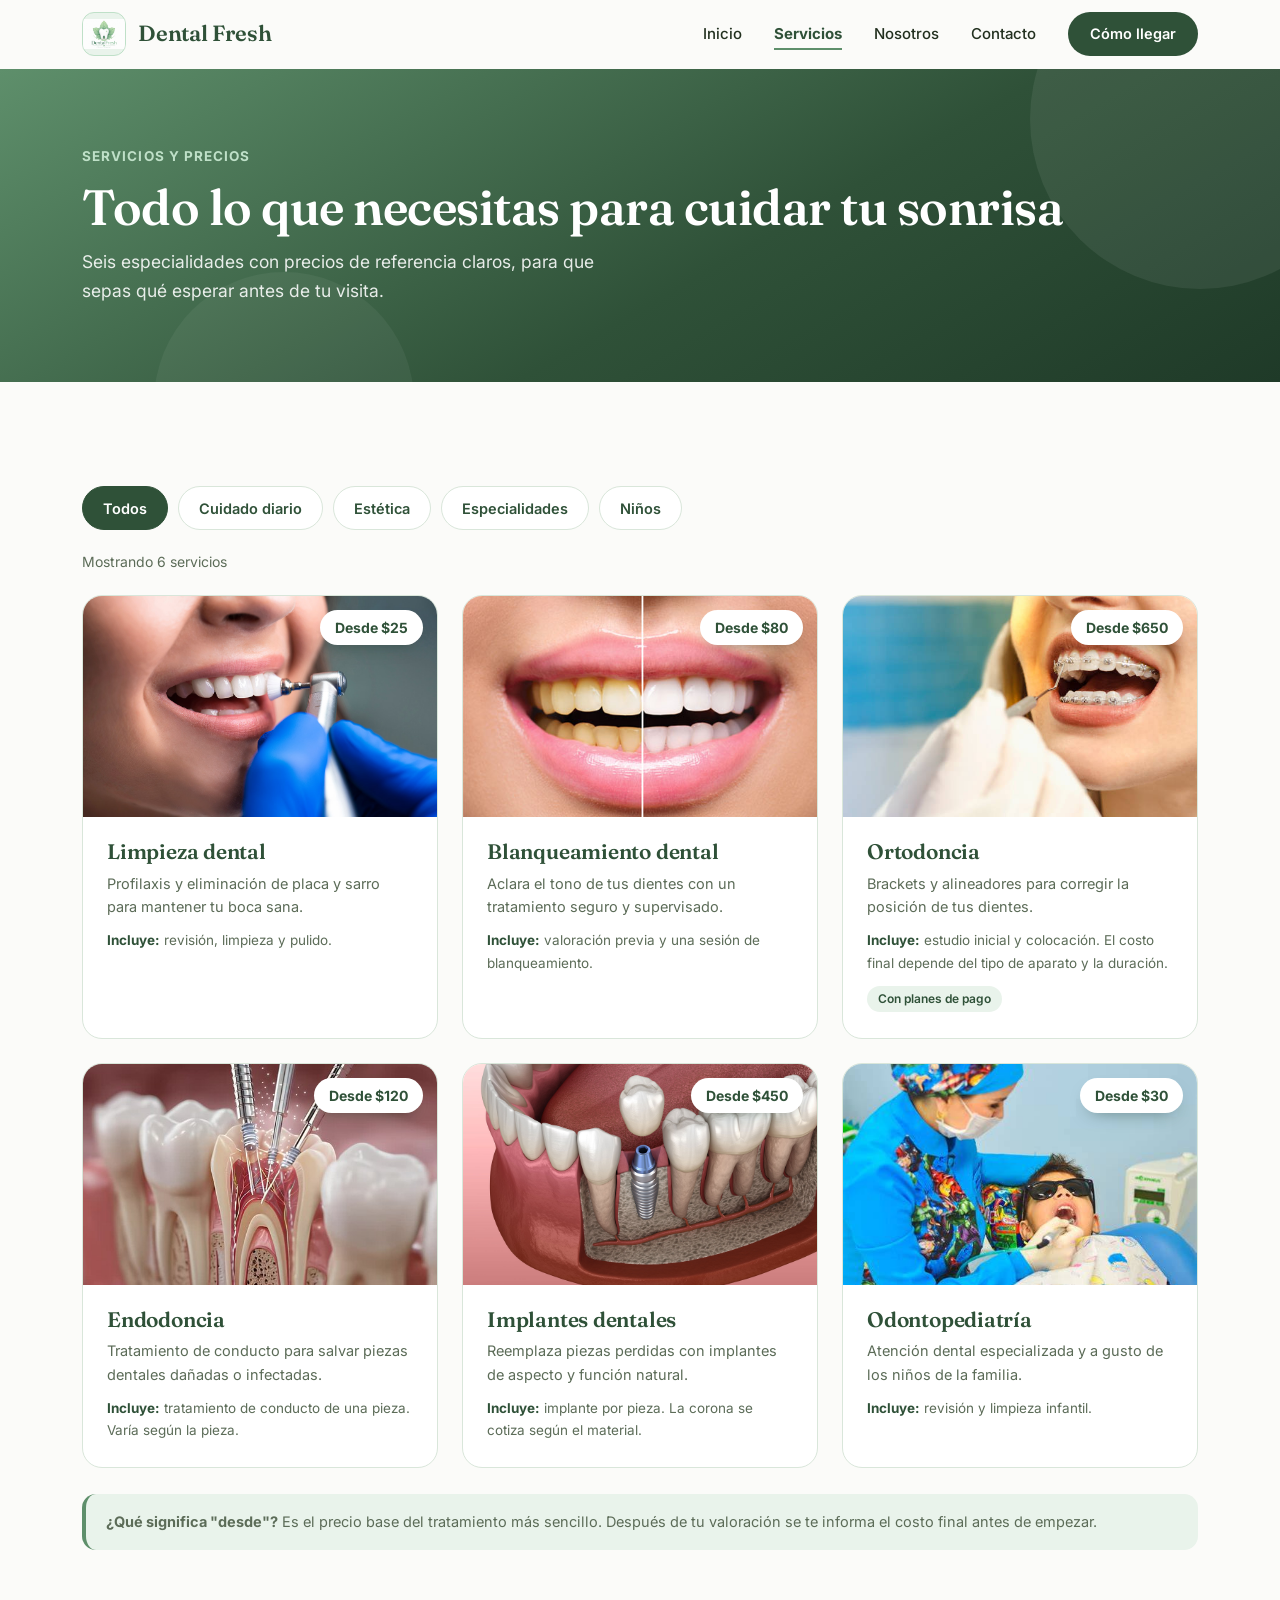
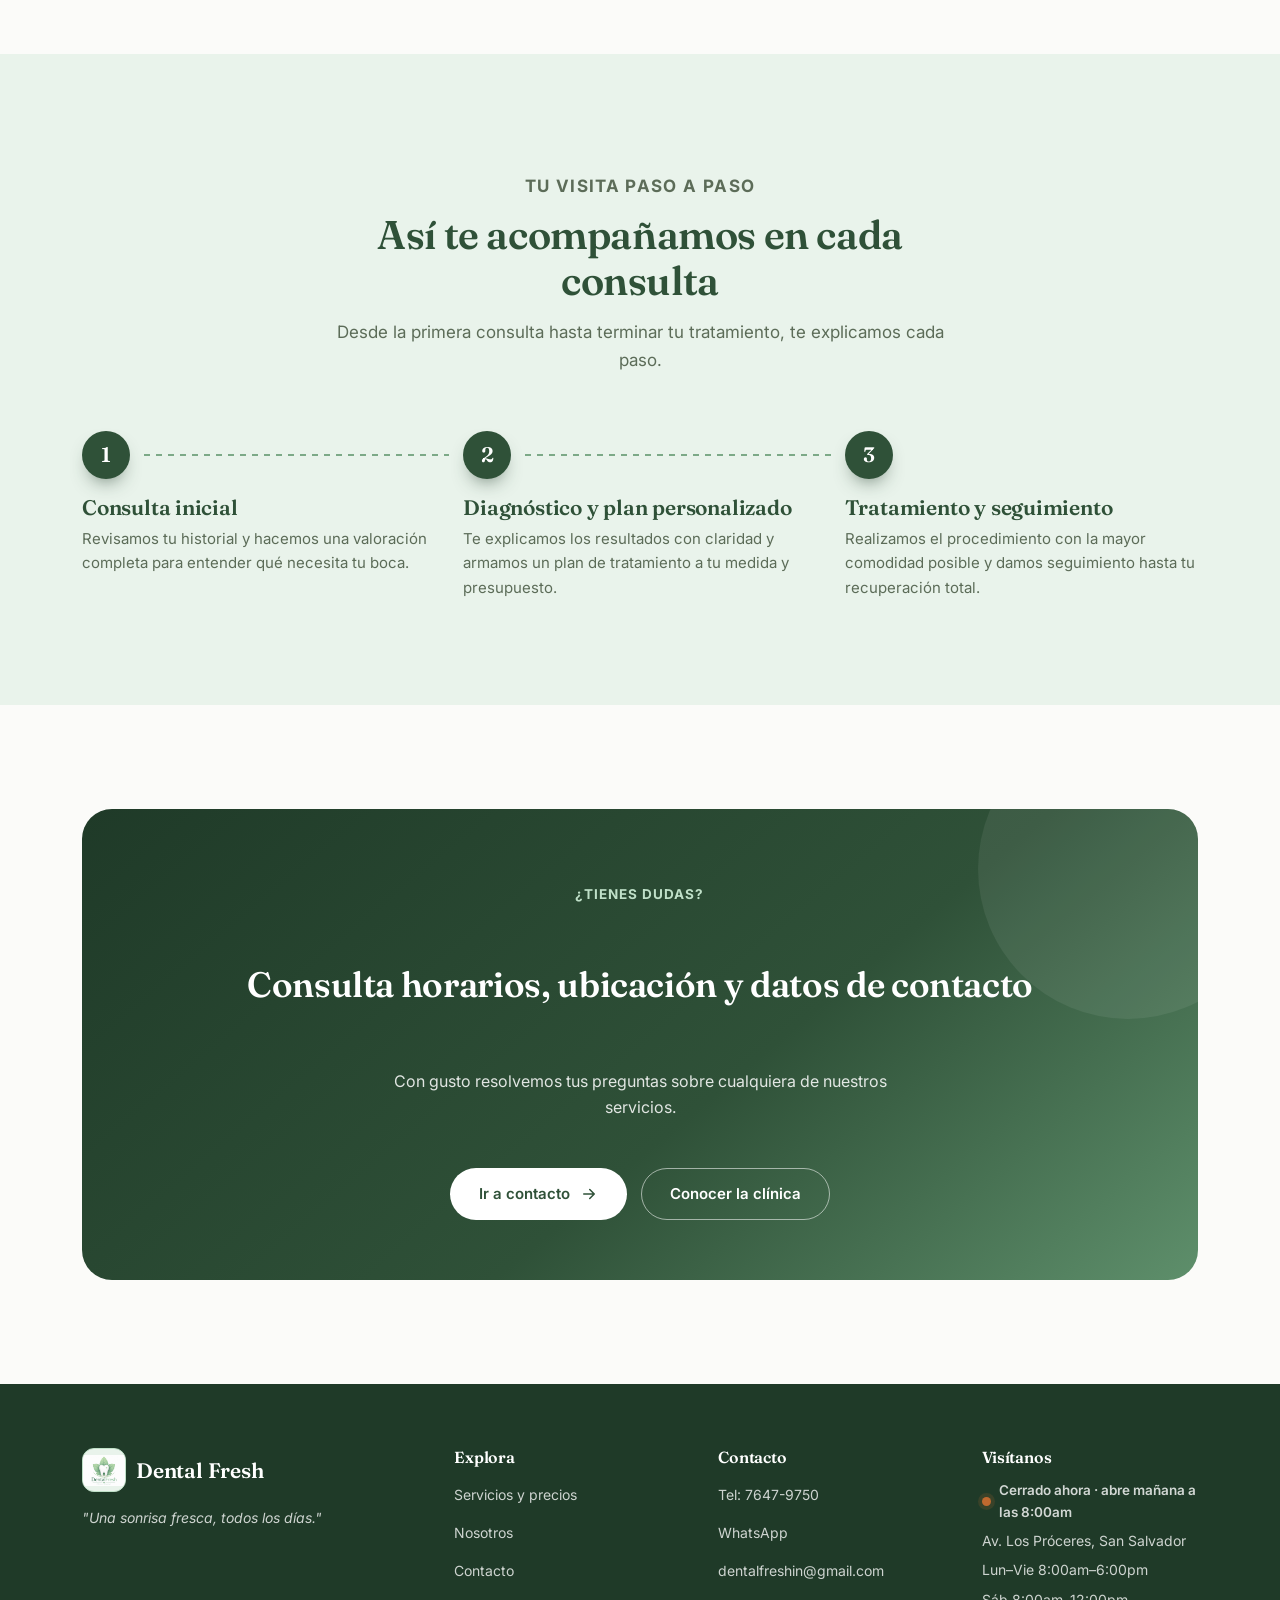
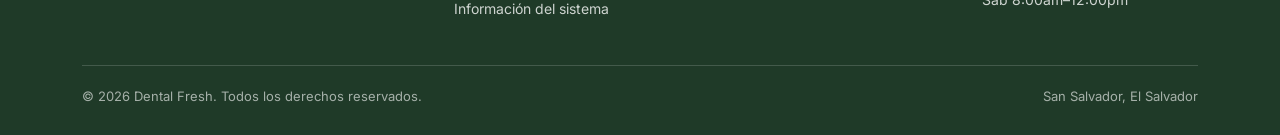
<file: servicios.html>
<!DOCTYPE html>
<html lang="es">
<head>
<meta charset="UTF-8">
<meta name="viewport" content="width=device-width, initial-scale=1.0, viewport-fit=cover">
<meta name="description" content="Servicios y precios de Dental Fresh: limpieza, blanqueamiento, ortodoncia, endodoncia, implantes y odontopediatría en San Salvador.">
<meta name="theme-color" content="#2F5138">
<title>Servicios y precios — Dental Fresh</title>
<link rel="icon" href="logo.jpeg">
<link rel="preconnect" href="https://fonts.googleapis.com">
<link rel="preconnect" href="https://fonts.gstatic.com" crossorigin>
<link href="https://fonts.googleapis.com/css2?family=Fraunces:ital,opsz,wght@0,9..144,500;0,9..144,600;1,9..144,500&family=Inter:wght@400;500;600;700&display=swap" rel="stylesheet">
<link rel="stylesheet" href="style.css">
<script>document.documentElement.classList.add('js');</script>
</head>
<body>
<div class="progress" aria-hidden="true"></div>
<a class="skip" href="#contenido">Saltar al contenido</a>

<header>
  <div class="nav">
    <a href="index.html" class="brand-group" aria-label="Dental Fresh, inicio">
      <span class="logo-slot"><img src="logo.jpeg" alt="Logo de Dental Fresh"></span>
      <span class="brand">Dental Fresh</span>
    </a>
    <button class="menu-toggle" type="button" aria-label="Abrir menú" aria-expanded="false" aria-controls="menu"><span class="bars"></span></button>
    <nav id="menu" class="nav-links" aria-label="Principal">
      <a href="index.html">Inicio</a>
      <a href="servicios.html" aria-current="page">Servicios</a>
      <a href="nosotros.html">Nosotros</a>
      <a href="contacto.html">Contacto</a>
      <a href="contacto.html#ubicacion" class="nav-cta">Cómo llegar</a>
    </nav>
  </div>
</header>

<div class="page-banner">
  <div class="wrap">
    <p class="eyebrow">Servicios y precios</p>
    <h1>Todo lo que necesitas para cuidar tu sonrisa</h1>
    <p class="tag">Seis especialidades con precios de referencia claros, para que sepas qué esperar antes de tu visita.</p>
  </div>
</div>

<main id="contenido">
  <section class="section">
    <div class="wrap">
      <div class="chips" role="group" aria-label="Filtrar servicios">
        <button class="chip-btn" type="button" data-filter="todos" aria-pressed="true">Todos</button>
        <button class="chip-btn" type="button" data-filter="cuidado" aria-pressed="false">Cuidado diario</button>
        <button class="chip-btn" type="button" data-filter="estetica" aria-pressed="false">Estética</button>
        <button class="chip-btn" type="button" data-filter="especialidad" aria-pressed="false">Especialidades</button>
        <button class="chip-btn" type="button" data-filter="ninos" aria-pressed="false">Niños</button>
      </div>
      <p class="filter-count" id="filter-count" aria-live="polite">Mostrando 6 servicios</p>

      <div class="svc-grid">
        <article class="svc" id="limpieza" data-cat="cuidado">
          <div class="svc-media"><img src="limpieza_dental.jpg" alt="Ilustración de limpieza dental" loading="lazy"><span class="svc-price">Desde $25</span></div>
          <div class="svc-body"><h3>Limpieza dental</h3><p>Profilaxis y eliminación de placa y sarro para mantener tu boca sana.</p><p class="incluye"><strong>Incluye:</strong> revisión, limpieza y pulido.</p></div>
        </article>
        <article class="svc" id="blanqueamiento" data-cat="estetica">
          <div class="svc-media"><img src="blanqueamiento_dental.jpg" alt="Ilustración de blanqueamiento dental" loading="lazy"><span class="svc-price">Desde $80</span></div>
          <div class="svc-body"><h3>Blanqueamiento dental</h3><p>Aclara el tono de tus dientes con un tratamiento seguro y supervisado.</p><p class="incluye"><strong>Incluye:</strong> valoración previa y una sesión de blanqueamiento.</p></div>
        </article>
        <article class="svc" id="ortodoncia" data-cat="estetica especialidad">
          <div class="svc-media"><img src="ortodoncia.jpg" alt="Ilustración de ortodoncia" loading="lazy"><span class="svc-price">Desde $650</span></div>
          <div class="svc-body"><h3>Ortodoncia</h3><p>Brackets y alineadores para corregir la posición de tus dientes.</p><p class="incluye"><strong>Incluye:</strong> estudio inicial y colocación. El costo final depende del tipo de aparato y la duración.</p><span class="svc-tag">Con planes de pago</span></div>
        </article>
        <article class="svc" id="endodoncia" data-cat="especialidad">
          <div class="svc-media"><img src="endodoncia.jpg" alt="Ilustración de endodoncia" loading="lazy"><span class="svc-price">Desde $120</span></div>
          <div class="svc-body"><h3>Endodoncia</h3><p>Tratamiento de conducto para salvar piezas dentales dañadas o infectadas.</p><p class="incluye"><strong>Incluye:</strong> tratamiento de conducto de una pieza. Varía según la pieza.</p></div>
        </article>
        <article class="svc" id="implantes" data-cat="especialidad">
          <div class="svc-media"><img src="implantes_dentales.jpg" alt="Ilustración de implante dental" loading="lazy"><span class="svc-price">Desde $450</span></div>
          <div class="svc-body"><h3>Implantes dentales</h3><p>Reemplaza piezas perdidas con implantes de aspecto y función natural.</p><p class="incluye"><strong>Incluye:</strong> implante por pieza. La corona se cotiza según el material.</p></div>
        </article>
        <article class="svc" id="odontopediatria" data-cat="ninos cuidado">
          <div class="svc-media"><img src="odontopediatria.jpg" alt="Ilustración de odontopediatría" loading="lazy"><span class="svc-price">Desde $30</span></div>
          <div class="svc-body"><h3>Odontopediatría</h3><p>Atención dental especializada y a gusto de los niños de la familia.</p><p class="incluye"><strong>Incluye:</strong> revisión y limpieza infantil.</p></div>
        </article>
      </div>
      <p class="nota"><strong>¿Qué significa "desde"?</strong> Es el precio base del tratamiento más sencillo. Después de tu valoración se te informa el costo final antes de empezar.</p>
    </div>
  </section>

  <section class="section alt">
    <div class="wrap">
      <div class="section-head center reveal">
        <p class="eyebrow">Tu visita paso a paso</p>
        <h2>Así te acompañamos en cada consulta</h2>
        <p>Desde la primera consulta hasta terminar tu tratamiento, te explicamos cada paso.</p>
      </div>
      <div class="steps">
        <div class="step reveal"><h3>Consulta inicial</h3><p>Revisamos tu historial y hacemos una valoración completa para entender qué necesita tu boca.</p></div>
        <div class="step reveal" style="--d:.1s"><h3>Diagnóstico y plan personalizado</h3><p>Te explicamos los resultados con claridad y armamos un plan de tratamiento a tu medida y presupuesto.</p></div>
        <div class="step reveal" style="--d:.2s"><h3>Tratamiento y seguimiento</h3><p>Realizamos el procedimiento con la mayor comodidad posible y damos seguimiento hasta tu recuperación total.</p></div>
      </div>
    </div>
  </section>

  <section class="section">
    <div class="wrap">
      <div class="band center reveal">
        <p class="eyebrow">¿Tienes dudas?</p>
        <h2>Consulta horarios, ubicación y datos de contacto</h2>
        <p>Con gusto resolvemos tus preguntas sobre cualquiera de nuestros servicios.</p>
        <div class="btn-row">
          <a class="btn btn-light" href="contacto.html">Ir a contacto <svg class="arr" viewBox="0 0 24 24" aria-hidden="true"><path d="M5 12h14M13 6l6 6-6 6"/></svg></a>
          <a class="btn btn-outline-light" href="nosotros.html">Conocer la clínica</a>
        </div>
      </div>
    </div>
  </section>
</main>

<footer>
  <div class="wrap">
    <div class="footer-grid">
      <div>
        <div class="footer-brand"><span class="logo-slot"><img src="logo.jpeg" alt=""></span><span class="brand" style="font-size:21px;">Dental Fresh</span></div>
        <p class="footer-lema">"Una sonrisa fresca, todos los días."</p>
      </div>
      <div>
        <h4>Explora</h4>
        <ul>
          <li><a href="servicios.html">Servicios y precios</a></li>
          <li><a href="nosotros.html">Nosotros</a></li>
          <li><a href="contacto.html">Contacto</a></li>
          <li><a href="#sistema">Información del sistema</a></li>
        </ul>
      </div>
      <div>
        <h4>Contacto</h4>
        <ul>
          <li><a href="tel:+50376479750">Tel: 7647-9750</a></li>
          <li><a href="https://wa.me/50376479750" target="_blank" rel="noopener">WhatsApp</a></li>
          <li><a href="mailto:dentalfreshin@gmail.com">dentalfreshin@gmail.com</a></li>
        </ul>
      </div>
      <div>
        <h4>Visítanos</h4>
        <p class="status" data-open-status data-state=""><i></i><span class="t">Consulta nuestro horario</span></p>
        <p class="dato">Av. Los Próceres, San Salvador</p>
        <p class="dato">Lun–Vie 8:00am–6:00pm</p>
        <p class="dato">Sáb 8:00am–12:00pm</p>
      </div>
    </div>
    <div class="footer-bottom">
      <span>© <span class="anio">2026</span> Dental Fresh. Todos los derechos reservados.</span>
      <span>San Salvador, El Salvador</span>
    </div>
  </div>
</footer>

<button class="to-top" type="button" aria-label="Volver arriba"><svg class="ico" viewBox="0 0 24 24" aria-hidden="true"><path d="M12 19V5M5 12l7-7 7 7"/></svg></button>
<div class="toast" role="status" aria-live="polite"></div>
<script src="script.js"></script>
</body>
</html>
</file>
<file: style.css>
/* ==========================================================
   Dental Fresh v3 — sitio de la clínica
   Breakpoints: 1024px · 860px (menú móvil) · 640px
   ========================================================== */
:root{
  --verde-oscuro:#2F5138;
  --verde-profundo:#1F3A28;
  --verde-principal:#5E8F6B;
  --verde-medio:#7CA987;
  --verde-claro:#BFE0C8;
  --verde-panel:#E9F3EB;
  --crema:#FBFBF9;
  --blanco:#FFFFFF;
  --texto:#22301F;
  --texto-suave:#5C6C58;
  --borde:#D9E6DA;
  --radio:20px;
  --pad:clamp(20px,4vw,32px);
  --sombra:0 28px 60px -30px rgba(31,58,40,.5);
  --sombra-sm:0 12px 30px -18px rgba(31,58,40,.45);
  --display:'Fraunces',Georgia,'Times New Roman',serif;
}
*,*::before,*::after{box-sizing:border-box;}
html{scroll-behavior:smooth;-webkit-text-size-adjust:100%;scroll-padding-top:84px;}
body{margin:0;font-family:'Inter',system-ui,sans-serif;color:var(--texto);background:var(--crema);line-height:1.65;overflow-x:hidden;}
h1,h2,h3,h4,.brand{font-family:var(--display);font-weight:600;color:var(--verde-oscuro);margin:0;line-height:1.15;letter-spacing:-.01em;}
p{margin:0;}
a{text-decoration:none;color:inherit;}
img{max-width:100%;display:block;}
ul{margin:0;padding:0;list-style:none;}
button{font-family:inherit;}
:focus-visible{outline:3px solid var(--verde-principal);outline-offset:3px;border-radius:6px;}
.wrap{max-width:1180px;margin:0 auto;padding-left:var(--pad);padding-right:var(--pad);}
.skip{position:absolute;left:-999px;top:8px;background:var(--verde-oscuro);color:#fff;padding:10px 16px;border-radius:8px;z-index:100;}
.skip:focus{left:8px;}
.ico{width:24px;height:24px;fill:none;stroke:currentColor;stroke-width:1.8;stroke-linecap:round;stroke-linejoin:round;flex-shrink:0;}
.arr{width:18px;height:18px;fill:none;stroke:currentColor;stroke-width:2;stroke-linecap:round;stroke-linejoin:round;transition:transform .2s ease;}

/* ---------- Barra de progreso y header ---------- */
.progress{position:fixed;top:0;left:0;right:0;height:3px;background:linear-gradient(90deg,var(--verde-medio),var(--verde-oscuro));transform-origin:0 50%;transform:scaleX(0);z-index:80;}
header{position:sticky;top:0;z-index:70;background:rgba(251,251,249,.9);backdrop-filter:blur(10px);border-bottom:1px solid transparent;transition:border-color .25s ease,box-shadow .25s ease;}
header.scrolled{border-bottom-color:var(--borde);box-shadow:0 10px 30px -22px rgba(31,58,40,.5);}
.nav{display:flex;align-items:center;justify-content:space-between;gap:16px;padding:12px var(--pad);max-width:1180px;margin:0 auto;}
.brand-group{display:flex;align-items:center;gap:12px;min-height:44px;}
.logo-slot{width:44px;height:44px;border-radius:12px;border:1.5px solid var(--verde-claro);display:flex;align-items:center;justify-content:center;background:var(--verde-panel);flex-shrink:0;overflow:hidden;}
.logo-slot img{width:100%;height:100%;object-fit:contain;}
.brand{font-size:clamp(19px,2.4vw,22px);}
.nav-links{display:flex;align-items:center;gap:clamp(16px,2.6vw,32px);font-size:15px;font-weight:500;}
.nav-links a{min-height:44px;display:inline-flex;align-items:center;position:relative;}
.nav-links a:not(.nav-cta)::after{content:"";position:absolute;left:0;right:0;bottom:6px;height:2px;background:var(--verde-principal);transform:scaleX(0);transform-origin:left;transition:transform .25s ease;}
.nav-links a:not(.nav-cta):hover::after,.nav-links a[aria-current="page"]::after{transform:scaleX(1);}
.nav-links a[aria-current="page"]{color:var(--verde-oscuro);font-weight:700;}
.nav-cta{background:var(--verde-oscuro);color:var(--blanco);padding:0 22px;border-radius:999px;font-weight:600;font-size:14.5px;transition:background .2s ease,transform .2s ease;}
.nav-cta:hover{background:var(--verde-principal);transform:translateY(-1px);}
.menu-toggle{display:none;width:48px;height:48px;border:1px solid var(--borde);background:var(--blanco);border-radius:12px;cursor:pointer;align-items:center;justify-content:center;padding:0;}
.menu-toggle .bars,.menu-toggle .bars::before,.menu-toggle .bars::after{display:block;width:22px;height:2.5px;background:var(--verde-oscuro);border-radius:2px;transition:transform .2s ease,background .2s ease;}
.menu-toggle .bars{position:relative;}
.menu-toggle .bars::before,.menu-toggle .bars::after{content:"";position:absolute;left:0;}
.menu-toggle .bars::before{top:-7px;}
.menu-toggle .bars::after{top:7px;}
.menu-toggle[aria-expanded="true"] .bars{background:transparent;}
.menu-toggle[aria-expanded="true"] .bars::before{transform:translateY(7px) rotate(45deg);}
.menu-toggle[aria-expanded="true"] .bars::after{transform:translateY(-7px) rotate(-45deg);}

/* ---------- Botones ---------- */
.btn{display:inline-flex;align-items:center;justify-content:center;gap:10px;min-height:52px;padding:12px 28px;border-radius:999px;font-weight:600;font-size:15px;cursor:pointer;border:1.5px solid transparent;transition:background .2s ease,transform .2s ease,color .2s ease,box-shadow .2s ease;text-align:center;}
.btn:hover{transform:translateY(-2px);}
.btn:hover .arr{transform:translateX(4px);}
.btn-primary{background:var(--verde-oscuro);color:var(--blanco);box-shadow:0 14px 26px -16px rgba(31,58,40,.8);}
.btn-primary:hover{background:var(--verde-principal);}
.btn-ghost{border-color:var(--verde-medio);color:var(--verde-oscuro);background:transparent;}
.btn-ghost:hover{background:var(--verde-panel);}
.btn-light{background:var(--blanco);color:var(--verde-oscuro);}
.btn-light:hover{background:var(--verde-claro);}
.btn-outline-light{border-color:rgba(255,255,255,.55);color:var(--blanco);}
.btn-outline-light:hover{background:rgba(255,255,255,.14);}
.btn-sm{min-height:44px;padding:10px 20px;font-size:14px;}
.btn-row{display:flex;gap:14px;flex-wrap:wrap;}

/* ---------- Animaciones de entrada ---------- */
@media (prefers-reduced-motion:no-preference){
  html.js .reveal{opacity:0;transform:translateY(26px);transition:opacity .7s ease,transform .7s cubic-bezier(.2,.7,.2,1);transition-delay:var(--d,0s);}
  html.js .reveal.in{opacity:1;transform:none;}
  @keyframes float{0%,100%{transform:translateY(0)}50%{transform:translateY(-9px)}}
  @keyframes pulse{0%{box-shadow:0 0 0 0 rgba(94,143,107,.55)}100%{box-shadow:0 0 0 10px rgba(94,143,107,0)}}
}

/* ---------- Hero ---------- */
.hero{background:radial-gradient(900px 520px at 88% -8%,rgba(191,224,200,.75),transparent 62%),radial-gradient(700px 420px at -8% 105%,rgba(233,243,235,.95),transparent 62%),var(--crema);overflow:hidden;}
.hero-grid{display:grid;grid-template-columns:1.05fr 1fr;gap:clamp(32px,6vw,72px);align-items:center;padding-top:clamp(36px,6vw,80px);padding-bottom:clamp(44px,7vw,92px);}
.pill{display:inline-flex;align-items:center;gap:10px;font-size:13.5px;font-weight:600;padding:8px 16px;border-radius:999px;background:var(--verde-panel);border:1px solid var(--verde-claro);color:var(--verde-oscuro);margin-bottom:22px;}
.pill .dot{width:8px;height:8px;border-radius:50%;background:var(--verde-principal);animation:pulse 1.8s ease-out infinite;}
.hero h1{font-size:clamp(2.3rem,5.2vw,3.7rem);font-weight:600;}
.hero h1 em{font-style:italic;color:var(--verde-principal);}
.hero .lead{margin-top:22px;font-size:clamp(16px,2vw,18px);color:var(--texto-suave);max-width:540px;}
.hero .btn-row{margin-top:30px;}
.status{display:inline-flex;align-items:center;gap:8px;font-size:13.5px;font-weight:600;color:var(--texto-suave);}
.status i{width:9px;height:9px;border-radius:50%;background:#B8C4B6;display:inline-block;flex-shrink:0;}
.status[data-state="open"] i{background:#2E9E57;box-shadow:0 0 0 4px rgba(46,158,87,.18);}
.status[data-state="closed"] i{background:#C0692F;box-shadow:0 0 0 4px rgba(192,105,47,.16);}
.hero .status{margin-top:22px;}
.hero-stats{display:grid;grid-template-columns:repeat(3,auto);justify-content:start;gap:clamp(18px,4vw,44px);margin-top:clamp(28px,4vw,40px);padding-top:26px;border-top:1px solid var(--borde);}
.hero-stats strong{display:block;font-family:var(--display);font-size:clamp(26px,3.4vw,36px);color:var(--verde-oscuro);line-height:1.1;font-weight:600;}
.hero-stats span{font-size:13.5px;color:var(--texto-suave);display:block;margin-top:4px;max-width:150px;line-height:1.35;}

/* Collage del hero */
.hv{position:relative;padding:0 0 44px 44px;}
.hv-main{aspect-ratio:4/5;border-radius:30px;overflow:hidden;background:linear-gradient(160deg,var(--verde-principal),var(--verde-oscuro));box-shadow:var(--sombra);}
.hv-main img,.hv-sec img{width:100%;height:100%;object-fit:cover;}
.hv-sec{position:absolute;left:0;bottom:0;width:46%;aspect-ratio:1/1;border-radius:24px;overflow:hidden;border:6px solid var(--crema);box-shadow:var(--sombra-sm);background:linear-gradient(160deg,var(--verde-medio),var(--verde-principal));}
.chip{position:absolute;background:var(--blanco);border:1px solid var(--borde);border-radius:16px;padding:12px 18px;box-shadow:var(--sombra-sm);display:flex;flex-direction:column;line-height:1.25;animation:float 6s ease-in-out infinite;}
.chip b{font-family:var(--display);font-size:19px;color:var(--verde-oscuro);font-weight:600;}
.chip span{font-size:12.5px;color:var(--texto-suave);}
.chip.c1{top:26px;right:12px;}
.chip.c2{bottom:56px;right:22px;animation-delay:-3s;}

/* ---------- Secciones ---------- */
.section{padding:clamp(60px,9vw,104px) 0;}
.section.alt{background:var(--verde-panel);}
.eyebrow{font-size:13.5px;color:var(--verde-principal);font-weight:700;letter-spacing:.08em;text-transform:uppercase;margin-bottom:12px;}
.section-head{max-width:640px;margin-bottom:clamp(32px,6vw,56px);}
.section-head.center{margin-left:auto;margin-right:auto;text-align:center;}
.section-head h2{font-size:clamp(1.75rem,4vw,2.5rem);}
.section-head p{color:var(--texto-suave);margin-top:14px;font-size:clamp(15px,2vw,17px);}

/* ---------- Tarjetas de servicios ---------- */
.svc-grid{display:grid;grid-template-columns:repeat(3,1fr);gap:24px;}
.svc{background:var(--blanco);border:1px solid var(--borde);border-radius:var(--radio);overflow:hidden;display:flex;flex-direction:column;transition:transform .3s ease,box-shadow .3s ease,border-color .3s ease;}
.svc:hover{transform:translateY(-7px);box-shadow:var(--sombra);border-color:var(--verde-claro);}
.svc-media{aspect-ratio:16/10;overflow:hidden;background:var(--verde-panel);position:relative;}
.svc-media img{width:100%;height:100%;object-fit:cover;transition:transform .6s ease;}
.svc:hover .svc-media img{transform:scale(1.07);}
.svc-price{position:absolute;right:14px;top:14px;background:var(--blanco);border-radius:999px;padding:6px 15px;font-weight:700;font-size:14px;color:var(--verde-oscuro);box-shadow:0 8px 18px -10px rgba(31,58,40,.6);}
.svc-body{padding:22px 24px 26px;display:flex;flex-direction:column;gap:8px;flex:1;}
.svc-body h3{font-size:21px;}
.svc-body p{font-size:14.5px;color:var(--texto-suave);}
.svc-body .incluye{font-size:13.5px;margin-top:2px;}
.svc-body .incluye strong{color:var(--verde-oscuro);}
.svc-tag{display:inline-block;align-self:flex-start;margin-top:4px;font-size:12px;font-weight:600;background:var(--verde-panel);color:var(--verde-oscuro);padding:3px 11px;border-radius:999px;}
.svc-link{margin-top:auto;padding-top:10px;display:inline-flex;align-items:center;gap:6px;font-weight:600;font-size:14px;color:var(--verde-principal);}
.svc:hover .svc-link .arr{transform:translateX(4px);}
.svc[hidden]{display:none;}
.svc.pop{animation:pop .45s ease both;}
@keyframes pop{from{opacity:0;transform:scale(.96) translateY(10px)}to{opacity:1;transform:none}}

/* Filtros */
.chips{display:flex;gap:10px;flex-wrap:wrap;margin-bottom:28px;}
.chip-btn{min-height:44px;padding:8px 20px;border-radius:999px;border:1.5px solid var(--borde);background:var(--blanco);color:var(--verde-oscuro);font-weight:600;font-size:14.5px;cursor:pointer;transition:all .2s ease;}
.chip-btn:hover{border-color:var(--verde-medio);background:var(--verde-panel);}
.chip-btn[aria-pressed="true"]{background:var(--verde-oscuro);border-color:var(--verde-oscuro);color:var(--blanco);}
.filter-count{font-size:14px;color:var(--texto-suave);margin:-8px 0 22px;}
.nota{margin-top:26px;font-size:14.5px;color:var(--texto-suave);background:var(--verde-panel);border-radius:14px;padding:16px 20px;border-left:4px solid var(--verde-principal);}
.section.alt .nota{background:var(--blanco);}
.more-link{display:inline-flex;align-items:center;gap:8px;min-height:44px;font-weight:600;color:var(--verde-principal);margin-top:30px;}
.more-link:hover{color:var(--verde-oscuro);}
.more-link:hover .arr{transform:translateX(4px);}

/* ---------- Pasos ---------- */
.steps{display:grid;grid-template-columns:repeat(3,1fr);gap:28px;counter-reset:paso;}
.step{position:relative;padding-top:64px;}
.step::before{counter-increment:paso;content:counter(paso);position:absolute;top:0;left:0;width:48px;height:48px;border-radius:50%;background:var(--verde-oscuro);color:#fff;font-family:var(--display);font-weight:600;font-size:21px;display:flex;align-items:center;justify-content:center;box-shadow:0 10px 20px -10px rgba(31,58,40,.8);}
.step::after{content:"";position:absolute;top:23px;left:62px;right:-14px;height:2px;background:repeating-linear-gradient(90deg,var(--verde-medio) 0 6px,transparent 6px 12px);}
.step:last-child::after{display:none;}
.step h3{font-size:21px;margin-bottom:8px;}
.step p{font-size:15px;color:var(--texto-suave);}

/* ---------- Banda (tecnología / CTA) ---------- */
.band{background:linear-gradient(140deg,var(--verde-profundo),var(--verde-oscuro) 58%,var(--verde-principal));color:var(--blanco);border-radius:30px;padding:clamp(32px,6vw,60px);display:grid;grid-template-columns:1.5fr auto;gap:clamp(24px,4vw,48px);align-items:center;position:relative;overflow:hidden;}
.band::before{content:"";position:absolute;right:-80px;top:-90px;width:300px;height:300px;border-radius:50%;background:rgba(255,255,255,.07);}
.band>*{position:relative;z-index:1;}
.band .eyebrow{color:var(--verde-claro);}
.band h2{color:var(--blanco);font-size:clamp(1.6rem,3.6vw,2.2rem);}
.band p{color:rgba(255,255,255,.86);margin-top:14px;max-width:560px;}
.band.center{grid-template-columns:1fr;text-align:center;justify-items:center;}
.band.center .btn-row{justify-content:center;}

/* ---------- Banner de páginas internas ---------- */
.page-banner{background:linear-gradient(150deg,var(--verde-principal) 0%,var(--verde-oscuro) 58%,var(--verde-profundo) 100%);color:var(--blanco);position:relative;overflow:hidden;padding:clamp(44px,7vw,76px) 0;}
.page-banner::before{content:"";position:absolute;right:-90px;top:-120px;width:340px;height:340px;border-radius:50%;background:rgba(255,255,255,.07);}
.page-banner::after{content:"";position:absolute;left:12%;bottom:-150px;width:260px;height:260px;border-radius:50%;background:rgba(255,255,255,.05);}
.page-banner .wrap{position:relative;z-index:1;}
.page-banner .eyebrow{color:var(--verde-claro);}
.page-banner h1{color:var(--blanco);font-size:clamp(2.1rem,5.2vw,3.1rem);}
.page-banner .tag{margin-top:12px;font-size:clamp(15px,2vw,17.5px);color:rgba(255,255,255,.88);max-width:560px;}

/* ---------- Nosotros ---------- */
.mv{display:grid;grid-template-columns:1fr 1fr;gap:24px;}
.mv>div{border-radius:var(--radio);padding:clamp(28px,4vw,46px);}
.mv .m{background:var(--blanco);border:1px solid var(--borde);}
.mv .v{background:var(--verde-oscuro);color:rgba(255,255,255,.86);}
.mv h3{font-size:clamp(1.4rem,2.8vw,1.75rem);margin-bottom:12px;}
.mv .v h3{color:var(--blanco);}
.mv .v .eyebrow{color:var(--verde-claro);}
.mv p.t{font-size:15.5px;}
.mv .m p.t{color:var(--texto-suave);}
.checks{margin-top:22px;display:grid;gap:12px;}
.checks li{padding-left:32px;position:relative;font-size:15px;}
.checks li::before{content:"";position:absolute;left:0;top:4px;width:20px;height:20px;border-radius:50%;background:var(--verde-principal);}
.checks li::after{content:"";position:absolute;left:6px;top:10px;width:8px;height:4px;border-left:2px solid #fff;border-bottom:2px solid #fff;transform:rotate(-45deg);}
.values{display:grid;grid-template-columns:repeat(4,1fr);gap:20px;}
.value{background:var(--blanco);border-radius:var(--radio);padding:28px 24px;border:1px solid transparent;transition:transform .3s ease,box-shadow .3s ease;}
.value:hover{transform:translateY(-6px);box-shadow:var(--sombra);}
.value .icon-box{width:50px;height:50px;border-radius:14px;background:var(--verde-panel);color:var(--verde-oscuro);display:flex;align-items:center;justify-content:center;margin-bottom:16px;}
.value h3{font-size:19px;margin-bottom:6px;}
.value p{font-size:14.5px;color:var(--texto-suave);}
.gallery{display:grid;grid-template-columns:1fr 1fr;gap:24px;}
.gallery figure{margin:0;background:var(--blanco);border:1px solid var(--borde);border-radius:var(--radio);overflow:hidden;}
.gal-btn{display:block;width:100%;padding:0;border:0;background:var(--verde-panel);cursor:zoom-in;position:relative;overflow:hidden;}
.gal-btn img{width:100%;aspect-ratio:16/10;object-fit:cover;transition:transform .6s ease;}
.gal-btn:hover img{transform:scale(1.06);}
.gal-btn::after{content:"Ampliar";position:absolute;right:14px;bottom:14px;background:rgba(31,58,40,.85);color:#fff;font-size:13px;font-weight:600;padding:6px 14px;border-radius:999px;opacity:0;transform:translateY(6px);transition:all .25s ease;}
.gal-btn:hover::after,.gal-btn:focus-visible::after{opacity:1;transform:none;}
.gallery figcaption{padding:18px 22px;}
.gallery h3{font-size:19px;}
.gallery p{font-size:14px;color:var(--texto-suave);margin-top:2px;}
.team{display:grid;grid-template-columns:repeat(3,1fr);gap:22px;}
.team-card{background:var(--blanco);border:1px solid var(--borde);border-radius:var(--radio);padding:32px 24px;text-align:center;transition:transform .3s ease,box-shadow .3s ease;}
.team-card:hover{transform:translateY(-6px);box-shadow:var(--sombra);}
.avatar{width:104px;height:104px;border-radius:50%;margin:0 auto 18px;background:var(--verde-panel);border:3px solid var(--verde-claro);display:flex;align-items:center;justify-content:center;font-family:var(--display);font-weight:600;font-size:30px;color:var(--verde-principal);overflow:hidden;}
.avatar img{width:100%;height:100%;object-fit:cover;}
.team-card h3{font-size:19px;}
.team-card .rol{font-size:14px;color:var(--verde-principal);font-weight:600;margin-top:3px;}
.team-card p:last-child{font-size:14px;color:var(--texto-suave);margin-top:10px;}

/* Lightbox */
dialog.lb{border:0;padding:0;background:transparent;max-width:min(94vw,1100px);width:100%;overflow:visible;}
dialog.lb::backdrop{background:rgba(15,30,20,.85);backdrop-filter:blur(4px);}
.lb-inner{position:relative;text-align:center;}
.lb img{max-height:78vh;width:auto;max-width:100%;margin:0 auto;border-radius:16px;box-shadow:0 30px 80px -20px rgba(0,0,0,.7);}
.lb p{color:#fff;margin-top:14px;font-size:15px;}
.lb button{position:absolute;width:48px;height:48px;border-radius:50%;border:0;background:rgba(255,255,255,.95);color:var(--verde-oscuro);font-size:22px;cursor:pointer;display:flex;align-items:center;justify-content:center;}
.lb .x{top:-14px;right:-6px;}
.lb .prev{left:-6px;top:42%;}
.lb .next{right:-6px;top:42%;}

/* ---------- Contacto ---------- */
.contact-cards{display:grid;grid-template-columns:repeat(4,1fr);gap:18px;}
.contact-card{background:var(--blanco);border:1px solid var(--borde);border-radius:var(--radio);padding:26px 24px;display:flex;flex-direction:column;gap:6px;transition:transform .3s ease,box-shadow .3s ease;}
.contact-card:hover{transform:translateY(-5px);box-shadow:var(--sombra-sm);}
.contact-card .icon-box{width:48px;height:48px;border-radius:14px;background:var(--verde-panel);color:var(--verde-oscuro);display:flex;align-items:center;justify-content:center;margin-bottom:10px;}
.contact-card h3{font-size:18px;}
.contact-card p,.contact-card a.dato{font-size:14.5px;color:var(--texto-suave);word-break:break-word;}
.contact-card a.dato{display:inline-flex;min-height:32px;align-items:center;color:var(--verde-oscuro);font-weight:600;}
.contact-card a.dato:hover{color:var(--verde-principal);}
.copy{align-self:flex-start;margin-top:auto;min-height:36px;padding:4px 14px;border-radius:999px;border:1.5px solid var(--borde);background:transparent;color:var(--verde-oscuro);font-size:13px;font-weight:600;cursor:pointer;transition:all .2s ease;}
.copy:hover{background:var(--verde-panel);border-color:var(--verde-medio);}
.map-box{border-radius:var(--radio);overflow:hidden;border:1px solid var(--borde);background:var(--blanco);box-shadow:var(--sombra);}
.map-box iframe{width:100%;aspect-ratio:16/8;min-height:320px;border:0;display:block;}
.map-info{padding:20px 26px;display:flex;justify-content:space-between;align-items:center;gap:16px;flex-wrap:wrap;}
.map-info h3{font-size:20px;}
.map-info p{font-size:14.5px;color:var(--texto-suave);}
.sys{background:var(--blanco);border:1px solid var(--borde);border-left:6px solid var(--verde-principal);border-radius:var(--radio);padding:clamp(26px,4vw,42px);display:grid;grid-template-columns:1.4fr 1fr;gap:clamp(22px,4vw,44px);align-items:center;box-shadow:var(--sombra-sm);}
.sys h2{font-size:clamp(1.5rem,3.2vw,2rem);}
.sys p{color:var(--texto-suave);margin-top:12px;font-size:15.5px;}
.sys ul{margin-top:16px;display:grid;gap:8px;}
.sys li{padding-left:26px;position:relative;font-size:14.5px;}
.sys li::before{content:"";position:absolute;left:0;top:9px;width:10px;height:10px;border-radius:50%;background:var(--verde-medio);}
.sys .btn-col{display:grid;gap:12px;}
.sys .btn-col small{font-size:13px;color:var(--texto-suave);text-align:center;}

/* FAQ */
.faq{max-width:820px;margin:0 auto;display:grid;gap:12px;}
.faq details{background:var(--blanco);border:1px solid var(--borde);border-radius:16px;transition:box-shadow .25s ease,border-color .25s ease;}
.faq details[open]{box-shadow:var(--sombra-sm);border-color:var(--verde-claro);}
.faq summary{cursor:pointer;list-style:none;padding:18px 60px 18px 24px;font-weight:600;color:var(--verde-oscuro);position:relative;min-height:58px;display:flex;align-items:center;}
.faq summary::-webkit-details-marker{display:none;}
.faq summary::after{content:"+";position:absolute;right:18px;top:50%;width:30px;height:30px;margin-top:-15px;border-radius:50%;background:var(--verde-panel);display:flex;align-items:center;justify-content:center;font-size:20px;color:var(--verde-oscuro);transition:transform .25s ease,background .25s ease;}
.faq details[open] summary::after{transform:rotate(45deg);background:var(--verde-claro);}
.faq details p{padding:0 24px 22px;font-size:15px;color:var(--texto-suave);}
.faq a{color:var(--verde-principal);font-weight:600;}

/* ---------- Footer ---------- */
footer{padding:clamp(44px,6vw,64px) 0 28px;background:var(--verde-profundo);color:rgba(255,255,255,.78);}
.footer-grid{display:grid;grid-template-columns:1.5fr 1fr 1fr 1fr;gap:clamp(24px,4vw,48px);}
.footer-brand{display:flex;align-items:center;gap:10px;}
.footer-brand .brand{color:var(--blanco);}
.footer-lema{margin-top:14px;font-size:14px;font-style:italic;max-width:260px;}
footer h4{font-size:16px;margin-bottom:12px;color:var(--blanco);}
footer li,footer p.dato{font-size:14px;margin-bottom:6px;}
footer a{display:inline-flex;align-items:center;min-height:32px;transition:color .2s ease;}
footer a:hover{color:var(--verde-claro);}
footer .status{color:rgba(255,255,255,.8);margin-bottom:6px;}
.footer-bottom{margin-top:34px;padding-top:20px;border-top:1px solid rgba(255,255,255,.16);font-size:13px;display:flex;justify-content:space-between;gap:10px;flex-wrap:wrap;color:rgba(255,255,255,.6);}

/* ---------- Volver arriba y aviso ---------- */
.to-top{position:fixed;right:max(18px,env(safe-area-inset-right));bottom:max(18px,env(safe-area-inset-bottom));z-index:60;width:52px;height:52px;border-radius:50%;border:0;background:var(--verde-oscuro);color:#fff;cursor:pointer;display:flex;align-items:center;justify-content:center;box-shadow:var(--sombra-sm);opacity:0;visibility:hidden;transform:translateY(12px);transition:all .3s ease;}
.to-top.show{opacity:1;visibility:visible;transform:none;}
.to-top:hover{background:var(--verde-principal);}
.toast{position:fixed;left:50%;bottom:max(24px,env(safe-area-inset-bottom));transform:translate(-50%,20px);background:var(--verde-profundo);color:#fff;padding:12px 22px;border-radius:999px;font-size:14px;font-weight:600;opacity:0;pointer-events:none;transition:all .3s ease;z-index:90;max-width:90vw;text-align:center;}
.toast.show{opacity:1;transform:translate(-50%,0);}

/* ==========================================================
   RESPONSIVO
   ========================================================== */
@media (max-width:1024px){
  .svc-grid,.team{grid-template-columns:repeat(2,1fr);}
  .values,.contact-cards{grid-template-columns:repeat(2,1fr);}
  .footer-grid{grid-template-columns:1fr 1fr;}
  .footer-grid>div:first-child{grid-column:1/-1;}
}
@media (max-width:860px){
  .menu-toggle{display:inline-flex;}
  .nav-links{position:absolute;left:0;right:0;top:100%;flex-direction:column;align-items:stretch;gap:0;background:var(--crema);border-bottom:1px solid var(--borde);padding:8px var(--pad) 22px;display:none;box-shadow:0 18px 30px -20px rgba(47,81,56,.35);}
  .nav-links.open{display:flex;}
  .nav-links a{border-bottom:1px solid var(--borde);font-size:16px;min-height:54px;}
  .nav-links a::after{display:none;}
  .nav-links .nav-cta{justify-content:center;margin-top:14px;border-bottom:none;}
  .hero-grid,.mv,.gallery,.sys,.band{grid-template-columns:1fr;}
  .hv{max-width:520px;margin:0 auto;width:100%;}
  .steps{grid-template-columns:1fr;gap:30px;}
  .step{padding-top:0;padding-left:68px;}
  .step::after{top:52px;left:23px;right:auto;width:2px;height:calc(100% + 6px);background:repeating-linear-gradient(180deg,var(--verde-medio) 0 6px,transparent 6px 12px);}
  .band .btn-row{margin-top:4px;}
}
@media (max-width:640px){
  .svc-grid,.team,.values,.contact-cards{grid-template-columns:1fr;}
  .hero-stats{grid-template-columns:repeat(3,1fr);gap:14px;}
  .hero-stats span{font-size:12.5px;}
  .hv{padding:0 0 36px 24px;}
  .hv-main{aspect-ratio:4/3.4;}
  .chip{padding:10px 14px;}
  .chip b{font-size:16px;}
  .btn-row .btn{flex:1 1 100%;}
  .btn-row .btn-sm{flex:0 0 auto;}
  .chips{flex-wrap:nowrap;overflow-x:auto;margin-left:calc(var(--pad) * -1);margin-right:calc(var(--pad) * -1);padding:0 var(--pad) 6px;scrollbar-width:none;}
  .chips::-webkit-scrollbar{display:none;}
  .chip-btn{flex-shrink:0;}
  .footer-grid{grid-template-columns:1fr;}
  .footer-bottom{flex-direction:column;}
  .map-info .btn{width:100%;}
  .lb .prev{left:4px;}
  .lb .next{right:4px;}
  .lb .x{right:4px;top:-18px;}
}
@media (prefers-reduced-motion:reduce){
  html{scroll-behavior:auto;}
  *{transition:none !important;animation:none !important;}
}
</file>
